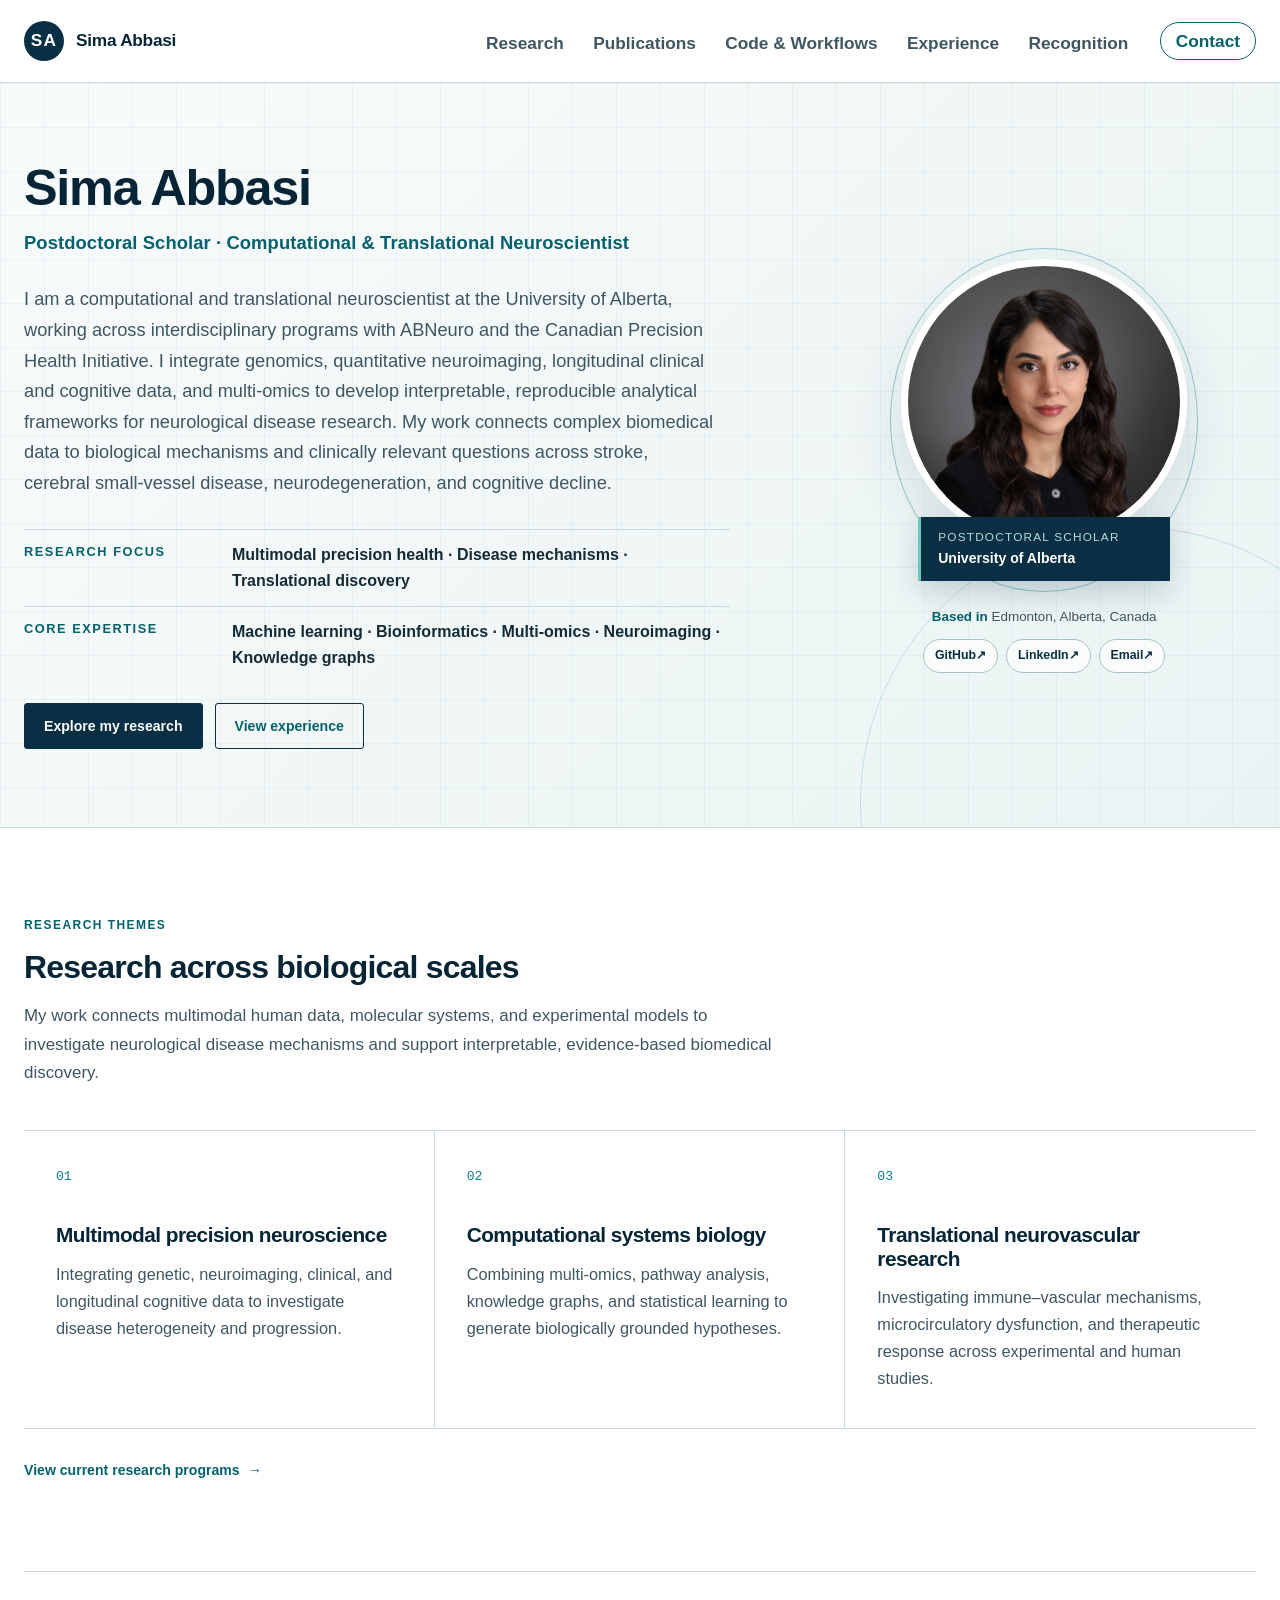
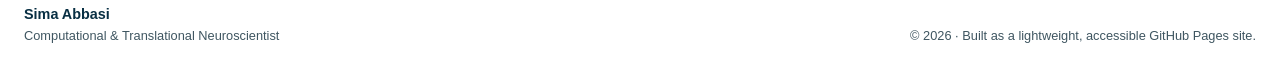
<file: index.html>
<!doctype html>
<html lang="en">
<head>
  <meta charset="utf-8">
  <meta name="viewport" content="width=device-width, initial-scale=1">
  <title>Sima Abbasi | Computational &amp; Translational Neuroscientist</title>
  <meta name="description" content="Sima Abbasi is a computational and translational neuroscientist integrating multimodal biomedical data, experimental models, and reproducible computational methods.">
  <meta name="author" content="Sima Abbasi">
  <meta name="theme-color" content="#0b4f6c">
  <meta property="og:type" content="website">
  <meta property="og:title" content="Sima Abbasi | Computational &amp; Translational Neuroscientist">
  <meta property="og:description" content="Computational and translational neuroscience integrating multimodal biomedical data.">
  <meta property="og:url" content="https://sabbasii.github.io/">
  <meta property="og:image" content="https://sabbasii.github.io/images/sima-abbasi-habashi.jpg">
  <meta property="og:image:alt" content="Portrait of Sima Abbasi">
  <meta name="twitter:card" content="summary_large_image">
  <link rel="canonical" href="https://sabbasii.github.io/">
  <link rel="icon" href="favicon.svg" type="image/svg+xml">
  <link rel="stylesheet" href="style.css?v=20260801-12">
  <script type="application/ld+json">
    {
      "@context": "https://schema.org",
      "@type": "Person",
      "name": "Sima Abbasi",
      "url": "https://sabbasii.github.io/",
      "image": "https://sabbasii.github.io/images/sima-abbasi-habashi.jpg",
      "jobTitle": "Postdoctoral Scholar",
      "affiliation": {
        "@type": "Organization",
        "name": "University of Alberta"
      },
      "alumniOf": [
        {
          "@type": "CollegeOrUniversity",
          "name": "University of Alberta"
        },
        {
          "@type": "CollegeOrUniversity",
          "name": "University of Tehran"
        }
      ],
      "sameAs": [
        "https://github.com/sabbasii",
        "https://www.linkedin.com/in/simaabbasi"
      ],
      "knowsAbout": [
        "Translational neuroscience",
        "Multimodal biomedical data integration",
        "Bioinformatics",
        "Multi-omics",
        "Biomedical knowledge graphs",
        "Machine learning",
        "Neurovascular biology"
      ]
    }
  </script>
</head>
<body>
  <a class="skip-link" href="#main-content">Skip to content</a>

  <header class="site-header">
    <div class="nav-shell">
      <a class="wordmark" href="index.html" aria-label="Sima Abbasi, home" aria-current="page">
        <span class="wordmark-mark" aria-hidden="true">SA</span>
        <span>Sima Abbasi</span>
      </a>
      <nav class="site-nav" aria-label="Primary navigation">
        <a href="research.html">Research</a>
        <a href="publications.html">Publications</a>
        <a href="software.html">Code &amp; Workflows</a>
        <a href="experience.html">Experience</a>
        <a href="recognition.html">Recognition</a>
        <a class="nav-contact" href="contact.html">Contact</a>
      </nav>
    </div>
  </header>

  <main id="main-content">
    <section class="hero">
      <div class="hero-shell">
        <div class="hero-copy">
          <h1>Sima Abbasi</h1>
          <p class="hero-role">Postdoctoral Scholar · Computational &amp; Translational Neuroscientist</p>
          <p class="hero-lede">
            I am a computational and translational neuroscientist at the University of Alberta,
            working across interdisciplinary programs with ABNeuro and the Canadian Precision
            Health Initiative. I integrate genomics, quantitative neuroimaging, longitudinal clinical
            and cognitive data, and multi-omics to develop interpretable, reproducible analytical
            frameworks for neurological disease research. My work connects complex biomedical data
            to biological mechanisms and clinically relevant questions across stroke, cerebral
            small-vessel disease, neurodegeneration, and cognitive decline.
          </p>
          <dl class="hero-methods">
            <div>
              <dt>Research focus</dt>
              <dd>Multimodal precision health · Disease mechanisms · Translational discovery</dd>
            </div>
            <div>
              <dt>Core expertise</dt>
              <dd>Machine learning · Bioinformatics · Multi-omics · Neuroimaging · Knowledge graphs</dd>
            </div>
          </dl>
          <div class="hero-actions" aria-label="Key links">
            <a class="button button-primary" href="research.html">Explore my research</a>
            <a class="button" href="experience.html">View experience</a>
          </div>
        </div>
        <div class="portrait-wrap">
          <div class="portrait-frame">
            <div class="portrait-accent" aria-hidden="true"></div>
            <img
              class="portrait"
              src="images/sima-abbasi-habashi.jpg"
              alt="Sima Abbasi"
              width="1120"
              height="1400"
              fetchpriority="high">
            <div class="portrait-caption">
              <span>Postdoctoral Scholar</span>
              <strong>University of Alberta</strong>
            </div>
          </div>
          <ul class="profile-links portrait-links" aria-label="Location and professional profiles">
            <li><span>Based in</span> Edmonton, Alberta, Canada</li>
            <li class="portrait-socials">
              <a href="https://github.com/sabbasii" target="_blank" rel="noopener noreferrer">GitHub <span aria-hidden="true">↗</span></a>
              <a href="https://www.linkedin.com/in/simaabbasi" target="_blank" rel="noopener noreferrer">LinkedIn <span aria-hidden="true">↗</span></a>
              <a href="https://mail.google.com/mail/?view=cm&amp;fs=1&amp;to=siimaabbasii@gmail.com" target="_blank" rel="noopener noreferrer">Email <span aria-hidden="true">↗</span></a>
            </li>
          </ul>
        </div>
      </div>
    </section>

    <section class="section section-intro" aria-labelledby="focus-title">
      <div class="section-shell">
        <div class="section-heading">
          <p class="eyebrow">Research themes</p>
          <h2 id="focus-title">Research across biological scales</h2>
          <p>
            My work connects multimodal human data, molecular systems, and experimental models
            to investigate neurological disease mechanisms and support interpretable,
            evidence-based biomedical discovery.
          </p>
        </div>
        <div class="focus-grid">
          <article class="focus-card">
            <span class="card-number" aria-hidden="true">01</span>
            <h3>Multimodal precision neuroscience</h3>
            <p>Integrating genetic, neuroimaging, clinical, and longitudinal cognitive data to investigate disease heterogeneity and progression.</p>
          </article>
          <article class="focus-card">
            <span class="card-number" aria-hidden="true">02</span>
            <h3>Computational systems biology</h3>
            <p>Combining multi-omics, pathway analysis, knowledge graphs, and statistical learning to generate biologically grounded hypotheses.</p>
          </article>
          <article class="focus-card">
            <span class="card-number" aria-hidden="true">03</span>
            <h3>Translational neurovascular research</h3>
            <p>Investigating immune–vascular mechanisms, microcirculatory dysfunction, and therapeutic response across experimental and human studies.</p>
          </article>
        </div>
        <a class="section-cta" href="research.html">View current research programs <span aria-hidden="true">→</span></a>
      </div>
    </section>
  </main>

  <footer class="site-footer">
    <div>
      <p><strong>Sima Abbasi</strong></p>
      <p>Computational &amp; Translational Neuroscientist</p>
    </div>
    <p>© 2026 · Built as a lightweight, accessible GitHub Pages site.</p>
  </footer>
</body>
</html>
</file>
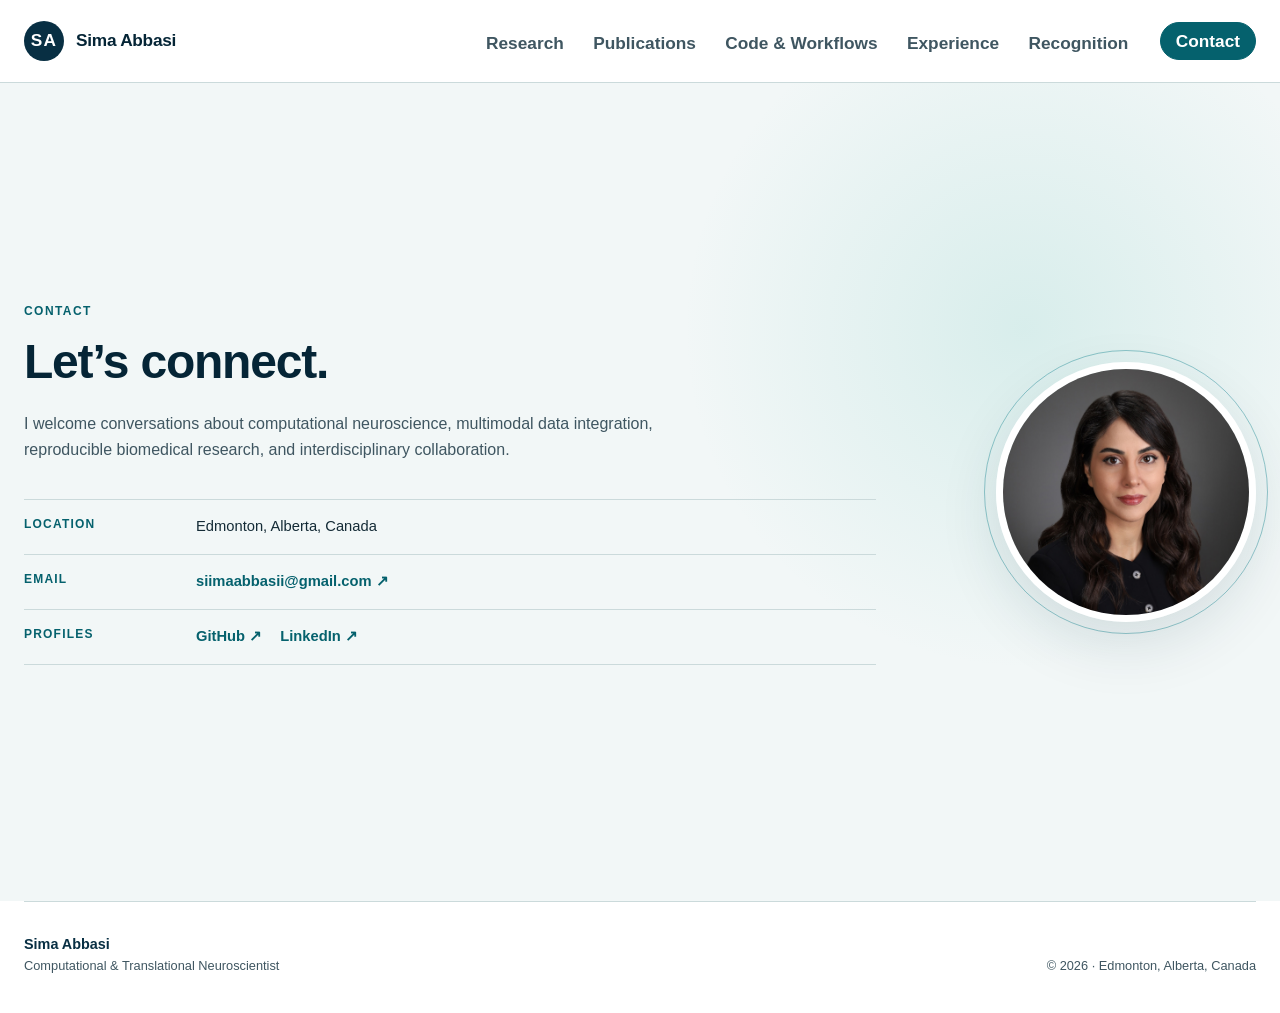
<file: contact.html>
<!doctype html>
<html lang="en">
<head>
  <meta charset="utf-8">
  <meta name="viewport" content="width=device-width, initial-scale=1">
  <title>Contact | Sima Abbasi</title>
  <meta name="description" content="Contact Sima Abbasi about computational neuroscience, multimodal biomedical research, and scientific collaboration.">
  <meta name="author" content="Sima Abbasi">
  <meta name="theme-color" content="#0b4f6c">
  <meta property="og:type" content="website">
  <meta property="og:title" content="Contact | Sima Abbasi">
  <meta property="og:description" content="Contact and professional profiles for Sima Abbasi.">
  <meta property="og:url" content="https://sabbasii.github.io/contact.html">
  <meta property="og:image" content="https://sabbasii.github.io/images/sima-abbasi-habashi.jpg">
  <link rel="canonical" href="https://sabbasii.github.io/contact.html">
  <link rel="icon" href="favicon.svg" type="image/svg+xml">
  <link rel="stylesheet" href="style.css?v=20260801-12">
</head>
<body class="inner-page">
  <a class="skip-link" href="#main-content">Skip to content</a>
  <header class="site-header">
    <div class="nav-shell">
      <a class="wordmark" href="index.html" aria-label="Sima Abbasi, home">
        <span class="wordmark-mark" aria-hidden="true">SA</span>
        <span>Sima Abbasi</span>
      </a>
      <nav class="site-nav" aria-label="Primary navigation">
        <a href="research.html">Research</a>
        <a href="publications.html">Publications</a>
        <a href="software.html">Code &amp; Workflows</a>
        <a href="experience.html">Experience</a>
        <a href="recognition.html">Recognition</a>
        <a class="nav-contact" href="contact.html" aria-current="page">Contact</a>
      </nav>
    </div>
  </header>

  <main id="main-content">
    <section class="contact-page">
      <div class="contact-page-shell">
        <div>
          <p class="eyebrow">Contact</p>
          <h1>Let’s connect.</h1>
          <p class="contact-page-lede">
            I welcome conversations about computational neuroscience, multimodal data integration,
            reproducible biomedical research, and interdisciplinary collaboration.
          </p>
          <dl class="contact-details">
            <div>
              <dt>Location</dt>
              <dd>Edmonton, Alberta, Canada</dd>
            </div>
            <div>
              <dt>Email</dt>
              <dd><a href="https://mail.google.com/mail/?view=cm&amp;fs=1&amp;to=siimaabbasii@gmail.com" target="_blank" rel="noopener noreferrer">siimaabbasii@gmail.com ↗</a></dd>
            </div>
            <div>
              <dt>Profiles</dt>
              <dd>
                <a href="https://github.com/sabbasii" target="_blank" rel="noopener noreferrer">GitHub ↗</a>
                <a href="https://www.linkedin.com/in/simaabbasi" target="_blank" rel="noopener noreferrer">LinkedIn ↗</a>
              </dd>
            </div>
          </dl>
        </div>
        <div class="contact-portrait-frame">
          <img src="images/sima-abbasi-habashi.jpg" alt="Sima Abbasi" width="1120" height="1400">
        </div>
      </div>
    </section>
  </main>

  <footer class="site-footer">
    <div>
      <p><strong>Sima Abbasi</strong></p>
      <p>Computational &amp; Translational Neuroscientist</p>
    </div>
    <p>© 2026 · Edmonton, Alberta, Canada</p>
  </footer>
</body>
</html>
</file>
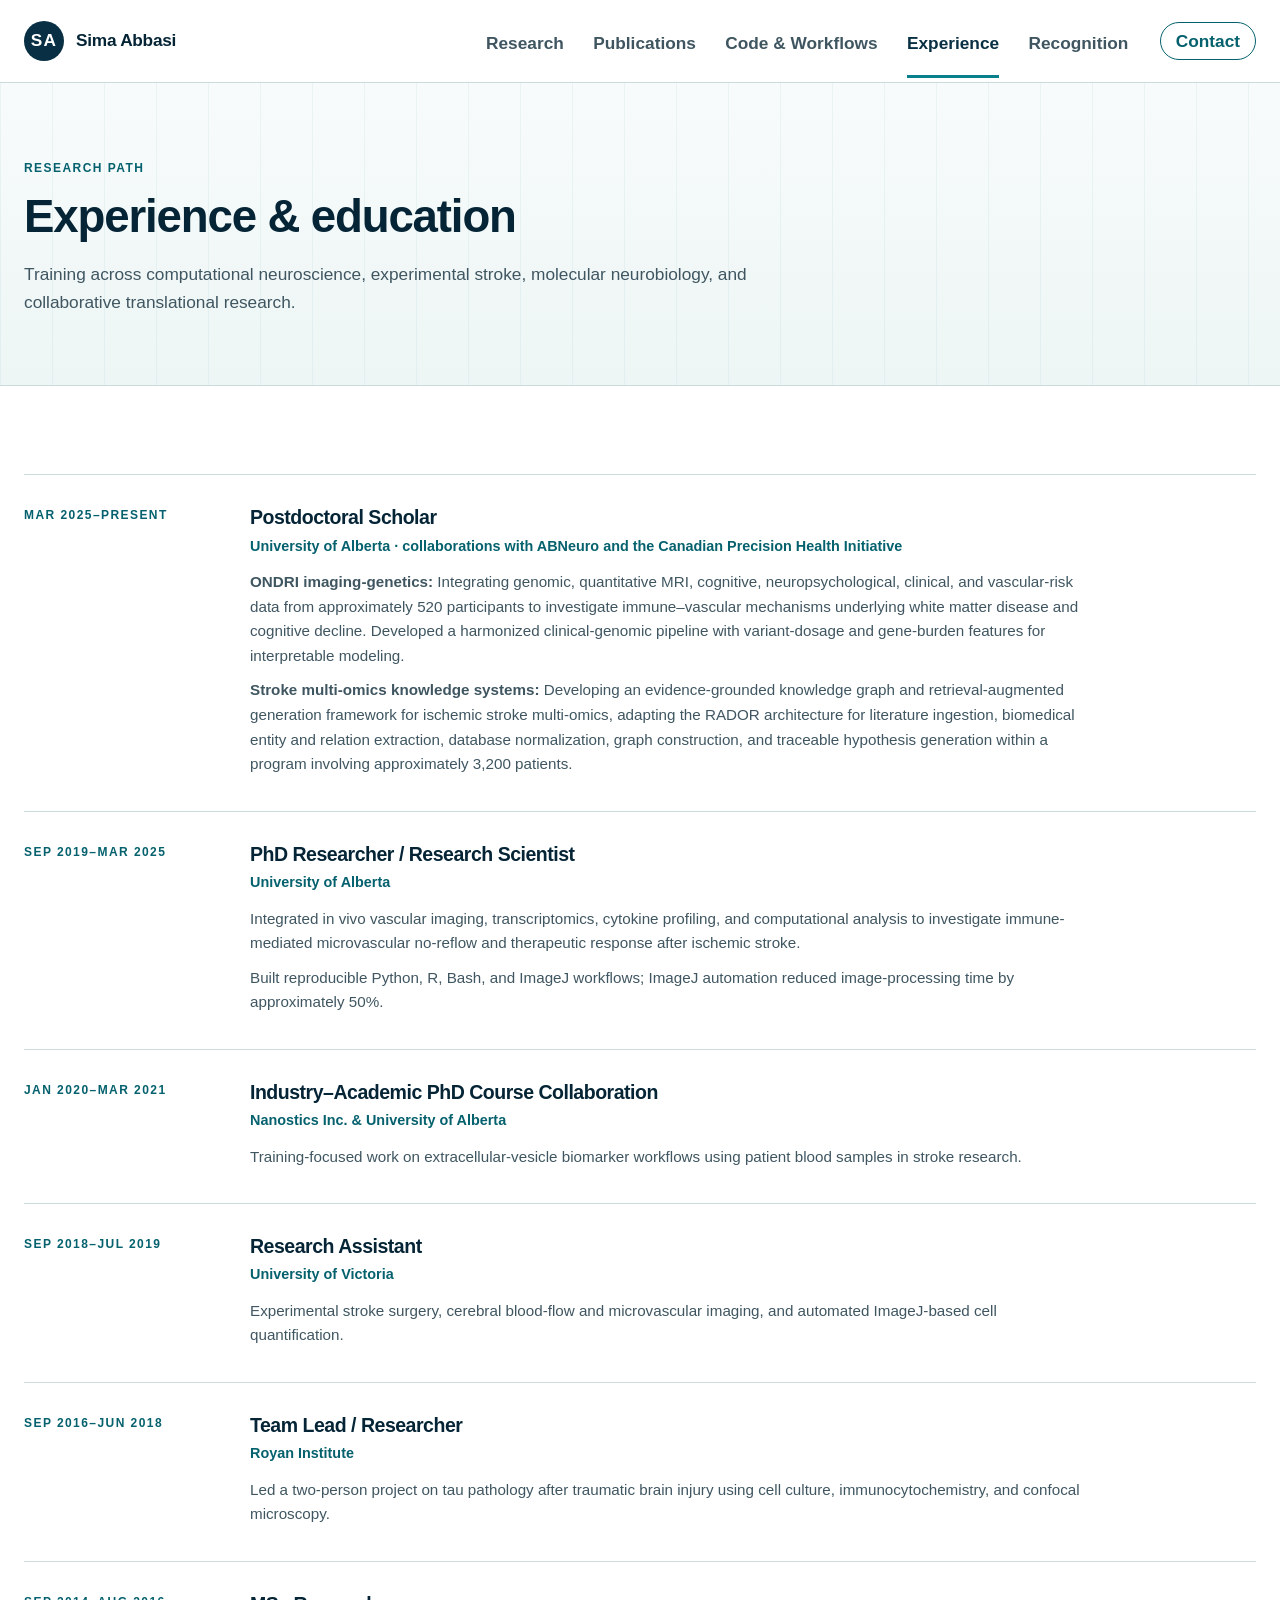
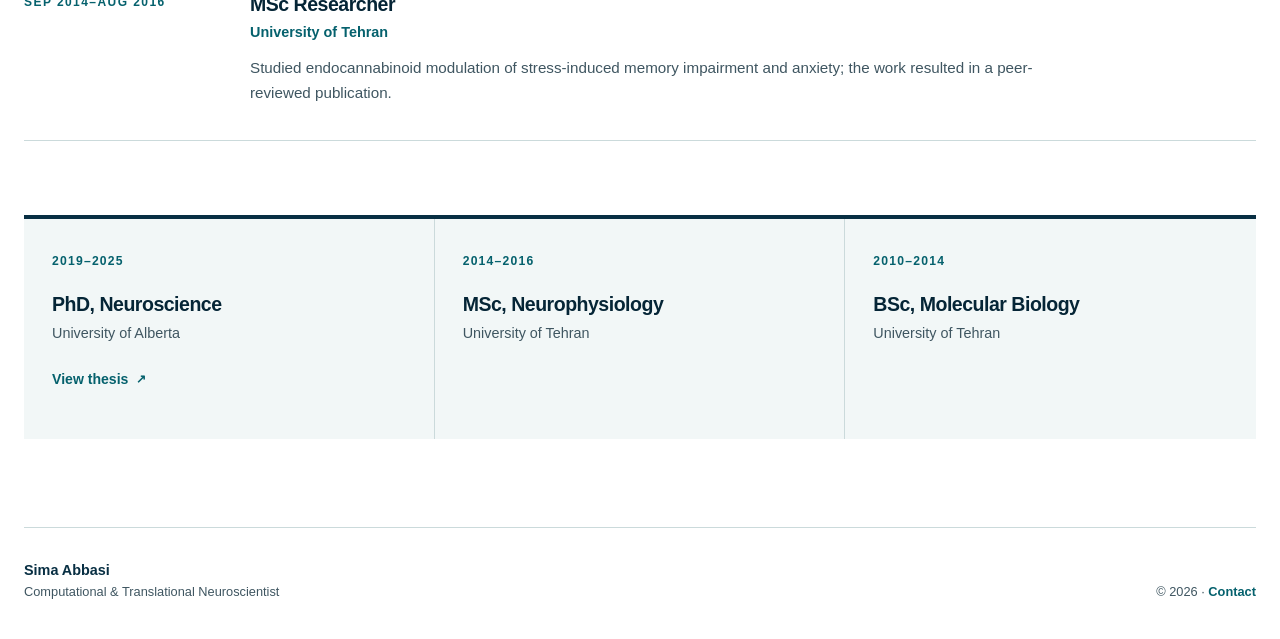
<file: experience.html>
<!doctype html>
<html lang="en">
<head>
  <meta charset="utf-8">
  <meta name="viewport" content="width=device-width, initial-scale=1">
  <title>Experience | Sima Abbasi</title>
  <meta name="description" content="Research experience and education of computational and translational neuroscientist Sima Abbasi.">
  <meta name="author" content="Sima Abbasi">
  <meta name="theme-color" content="#0b4f6c">
  <meta property="og:type" content="website">
  <meta property="og:title" content="Experience | Sima Abbasi">
  <meta property="og:description" content="Research experience across computational neuroscience, experimental stroke, and molecular neurobiology.">
  <meta property="og:url" content="https://sabbasii.github.io/experience.html">
  <meta property="og:image" content="https://sabbasii.github.io/images/sima-abbasi-habashi.jpg">
  <link rel="canonical" href="https://sabbasii.github.io/experience.html">
  <link rel="icon" href="favicon.svg" type="image/svg+xml">
  <link rel="stylesheet" href="style.css?v=20260801-12">
</head>
<body class="inner-page">
  <a class="skip-link" href="#main-content">Skip to content</a>
  <header class="site-header">
    <div class="nav-shell">
      <a class="wordmark" href="index.html" aria-label="Sima Abbasi, home">
        <span class="wordmark-mark" aria-hidden="true">SA</span>
        <span>Sima Abbasi</span>
      </a>
      <nav class="site-nav" aria-label="Primary navigation">
        <a href="research.html">Research</a>
        <a href="publications.html">Publications</a>
        <a href="software.html">Code &amp; Workflows</a>
        <a href="experience.html" aria-current="page">Experience</a>
        <a href="recognition.html">Recognition</a>
        <a class="nav-contact" href="contact.html">Contact</a>
      </nav>
    </div>
  </header>

  <main id="main-content">
    <section class="page-hero">
      <div class="section-shell">
        <p class="eyebrow">Research path</p>
        <h1>Experience &amp; education</h1>
        <p>Training across computational neuroscience, experimental stroke, molecular neurobiology, and collaborative translational research.</p>
      </div>
    </section>

    <section class="section page-content" aria-labelledby="experience-title">
      <div class="section-shell">
        <h2 class="visually-hidden" id="experience-title">Professional experience</h2>
        <div class="timeline">
          <article class="timeline-item">
            <p class="timeline-date">Mar 2025–Present</p>
            <div>
              <h3>Postdoctoral Scholar</h3>
              <p class="timeline-place">University of Alberta · collaborations with ABNeuro and the Canadian Precision Health Initiative</p>
              <p><strong>ONDRI imaging-genetics:</strong> Integrating genomic, quantitative MRI, cognitive, neuropsychological, clinical, and vascular-risk data from approximately 520 participants to investigate immune–vascular mechanisms underlying white matter disease and cognitive decline. Developed a harmonized clinical-genomic pipeline with variant-dosage and gene-burden features for interpretable modeling.</p>
              <p class="timeline-detail"><strong>Stroke multi-omics knowledge systems:</strong> Developing an evidence-grounded knowledge graph and retrieval-augmented generation framework for ischemic stroke multi-omics, adapting the RADOR architecture for literature ingestion, biomedical entity and relation extraction, database normalization, graph construction, and traceable hypothesis generation within a program involving approximately 3,200 patients.</p>
            </div>
          </article>
          <article class="timeline-item">
            <p class="timeline-date">Sep 2019–Mar 2025</p>
            <div>
              <h3>PhD Researcher / Research Scientist</h3>
              <p class="timeline-place">University of Alberta</p>
              <p>Integrated in vivo vascular imaging, transcriptomics, cytokine profiling, and computational analysis to investigate immune-mediated microvascular no-reflow and therapeutic response after ischemic stroke.</p>
              <p class="timeline-detail">Built reproducible Python, R, Bash, and ImageJ workflows; ImageJ automation reduced image-processing time by approximately 50%.</p>
            </div>
          </article>
          <article class="timeline-item">
            <p class="timeline-date">Jan 2020–Mar 2021</p>
            <div>
              <h3>Industry–Academic PhD Course Collaboration</h3>
              <p class="timeline-place">Nanostics Inc. &amp; University of Alberta</p>
              <p>Training-focused work on extracellular-vesicle biomarker workflows using patient blood samples in stroke research.</p>
            </div>
          </article>
          <article class="timeline-item">
            <p class="timeline-date">Sep 2018–Jul 2019</p>
            <div>
              <h3>Research Assistant</h3>
              <p class="timeline-place">University of Victoria</p>
              <p>Experimental stroke surgery, cerebral blood-flow and microvascular imaging, and automated ImageJ-based cell quantification.</p>
            </div>
          </article>
          <article class="timeline-item">
            <p class="timeline-date">Sep 2016–Jun 2018</p>
            <div>
              <h3>Team Lead / Researcher</h3>
              <p class="timeline-place">Royan Institute</p>
              <p>Led a two-person project on tau pathology after traumatic brain injury using cell culture, immunocytochemistry, and confocal microscopy.</p>
            </div>
          </article>
          <article class="timeline-item">
            <p class="timeline-date">Sep 2014–Aug 2016</p>
            <div>
              <h3>MSc Researcher</h3>
              <p class="timeline-place">University of Tehran</p>
              <p>Studied endocannabinoid modulation of stress-induced memory impairment and anxiety; the work resulted in a peer-reviewed publication.</p>
            </div>
          </article>
        </div>

        <div class="education-grid">
          <article>
            <span>2019–2025</span>
            <h3>PhD, Neuroscience</h3>
            <p>University of Alberta</p>
            <a class="text-link" href="https://doi.org/10.7939/81827">View thesis <span aria-hidden="true">↗</span></a>
          </article>
          <article>
            <span>2014–2016</span>
            <h3>MSc, Neurophysiology</h3>
            <p>University of Tehran</p>
          </article>
          <article>
            <span>2010–2014</span>
            <h3>BSc, Molecular Biology</h3>
            <p>University of Tehran</p>
          </article>
        </div>
      </div>
    </section>
  </main>

  <footer class="site-footer">
    <div>
      <p><strong>Sima Abbasi</strong></p>
      <p>Computational &amp; Translational Neuroscientist</p>
    </div>
    <p>© 2026 · <a href="contact.html">Contact</a></p>
  </footer>
</body>
</html>
</file>
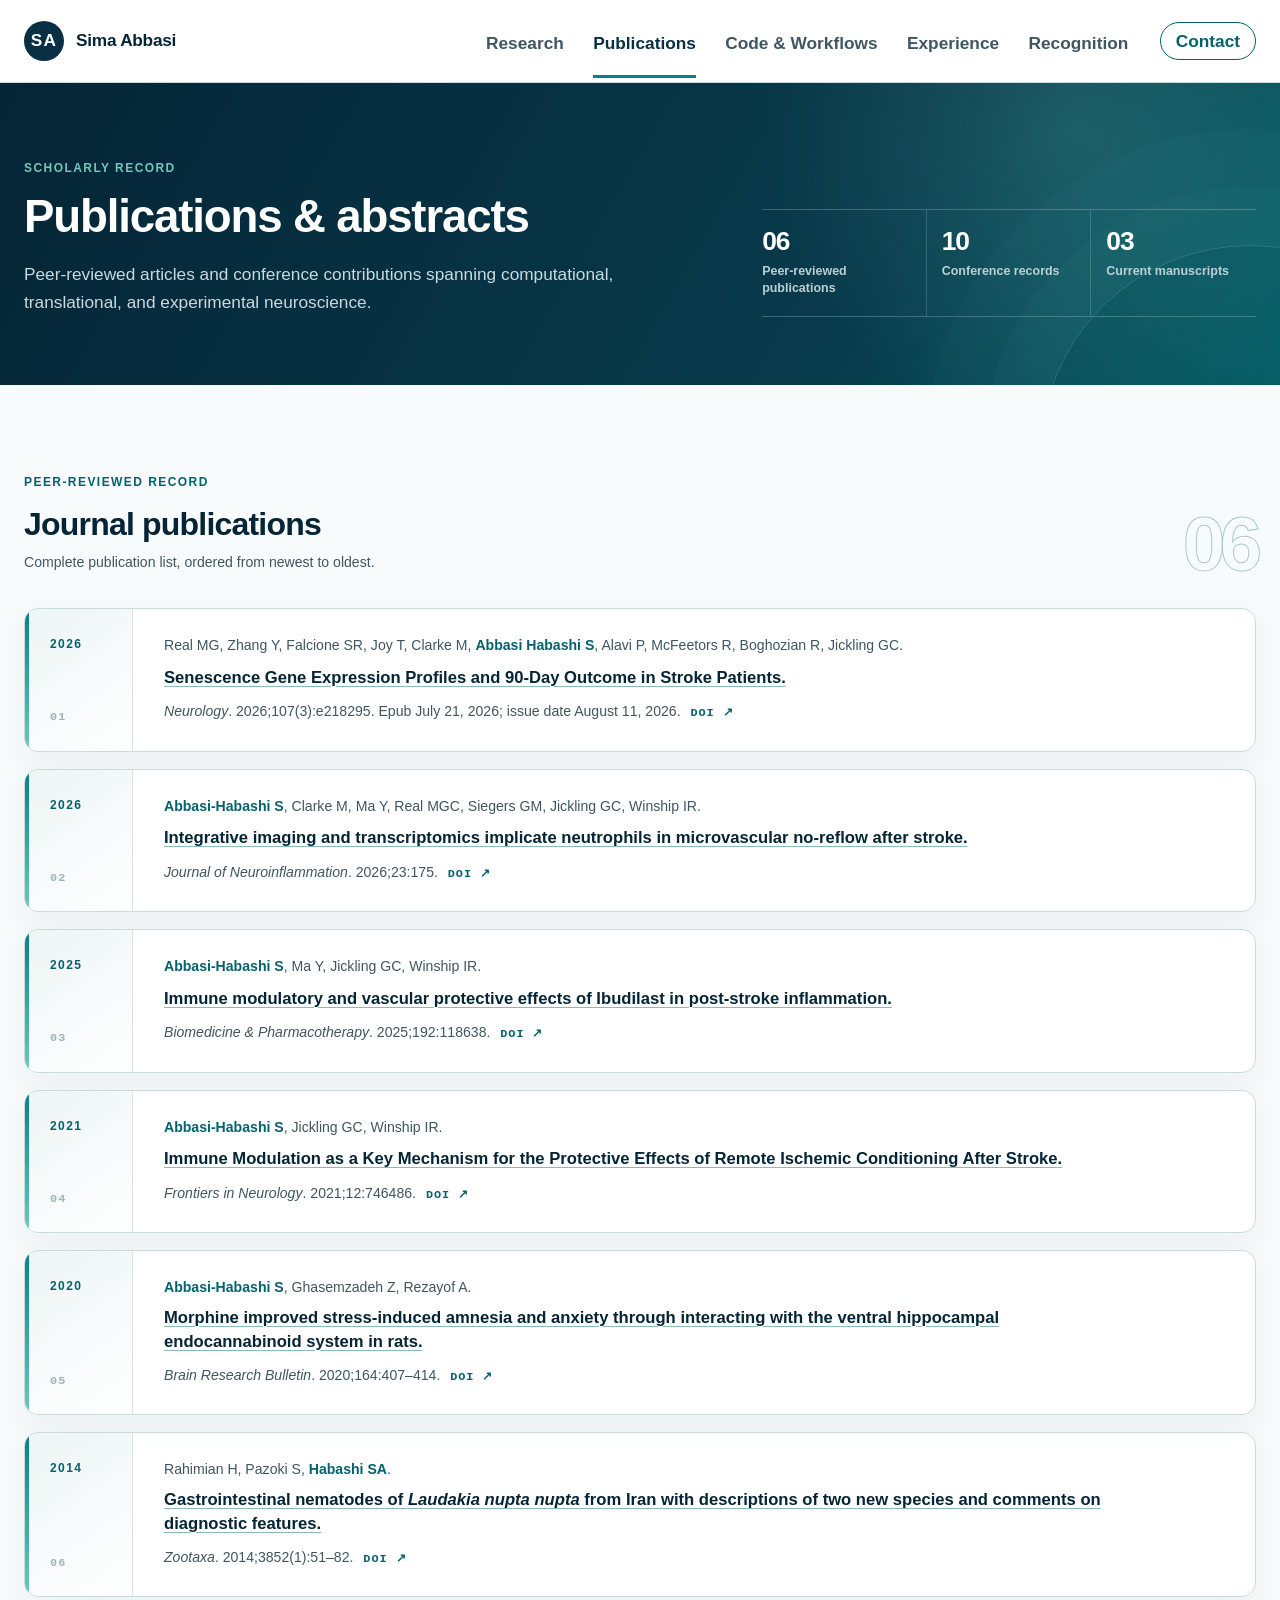
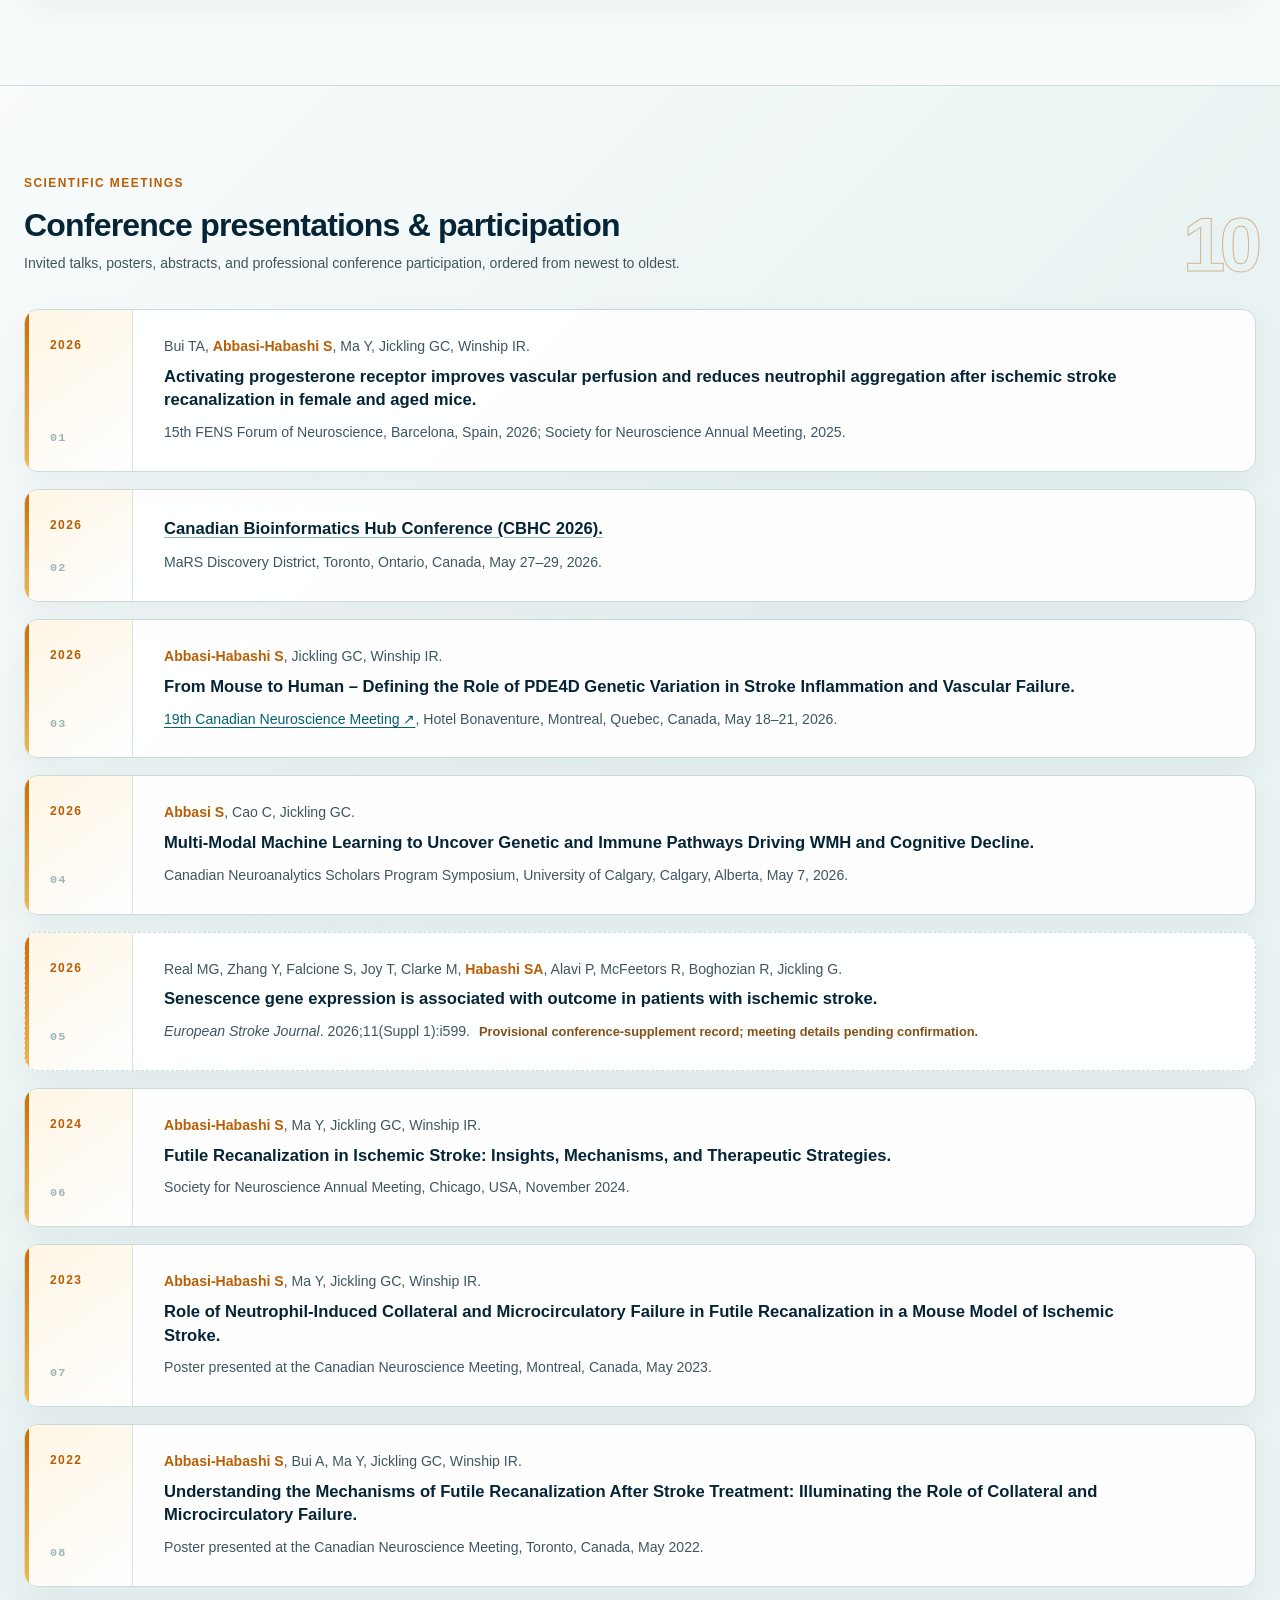
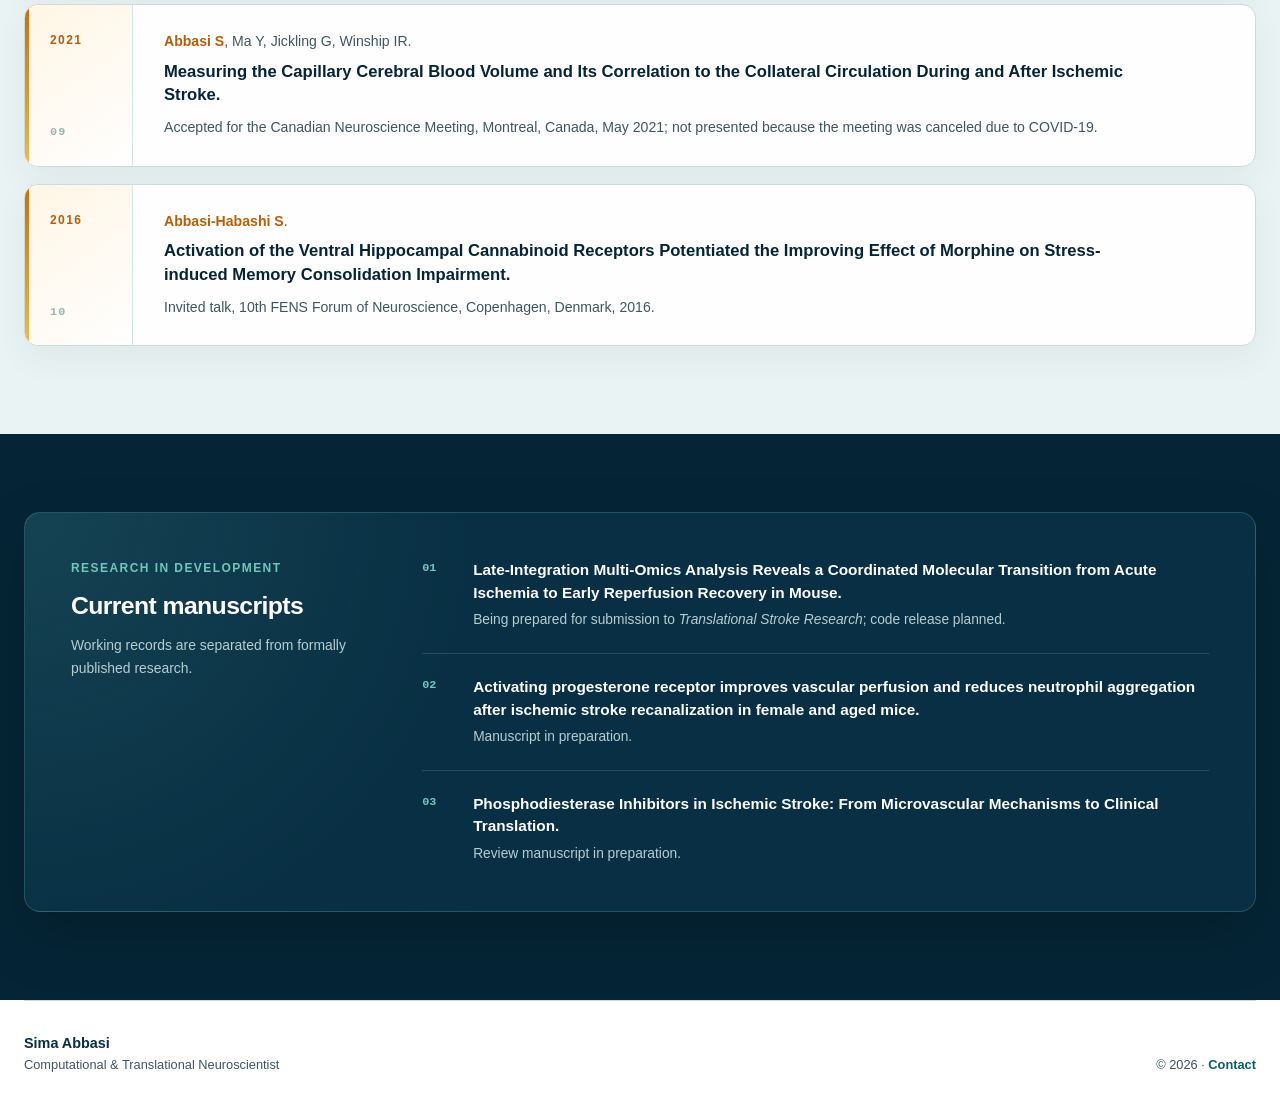
<file: publications.html>
<!doctype html>
<html lang="en">
<head>
  <meta charset="utf-8">
  <meta name="viewport" content="width=device-width, initial-scale=1">
  <title>Publications | Sima Abbasi</title>
  <meta name="description" content="Peer-reviewed publications, conference abstracts, posters, and current manuscripts by Sima Abbasi.">
  <meta name="author" content="Sima Abbasi">
  <meta name="theme-color" content="#0b4f6c">
  <meta property="og:type" content="website">
  <meta property="og:title" content="Publications | Sima Abbasi">
  <meta property="og:description" content="Peer-reviewed research, conference contributions, and current manuscripts in translational neuroscience.">
  <meta property="og:url" content="https://sabbasii.github.io/publications.html">
  <meta property="og:image" content="https://sabbasii.github.io/images/sima-abbasi-habashi.jpg">
  <link rel="canonical" href="https://sabbasii.github.io/publications.html">
  <link rel="icon" href="favicon.svg" type="image/svg+xml">
  <link rel="stylesheet" href="style.css?v=20260801-12">
</head>
<body class="inner-page publications-page">
  <a class="skip-link" href="#main-content">Skip to content</a>
  <header class="site-header">
    <div class="nav-shell">
      <a class="wordmark" href="index.html" aria-label="Sima Abbasi, home">
        <span class="wordmark-mark" aria-hidden="true">SA</span>
        <span>Sima Abbasi</span>
      </a>
      <nav class="site-nav" aria-label="Primary navigation">
        <a href="research.html">Research</a>
        <a href="publications.html" aria-current="page">Publications</a>
        <a href="software.html">Code &amp; Workflows</a>
        <a href="experience.html">Experience</a>
        <a href="recognition.html">Recognition</a>
        <a class="nav-contact" href="contact.html">Contact</a>
      </nav>
    </div>
  </header>

  <main id="main-content">
    <section class="page-hero output-hero">
      <div class="section-shell output-hero-shell">
        <div>
          <p class="eyebrow">Scholarly record</p>
          <h1>Publications &amp; abstracts</h1>
          <p>Peer-reviewed articles and conference contributions spanning computational, translational, and experimental neuroscience.</p>
        </div>
        <dl class="output-summary" aria-label="Scholarly output summary">
          <div><dt>06</dt><dd>Peer-reviewed publications</dd></div>
          <div><dt>10</dt><dd>Conference records</dd></div>
          <div><dt>03</dt><dd>Current manuscripts</dd></div>
        </dl>
      </div>
    </section>

    <section class="section output-section" aria-labelledby="peer-reviewed-title">
      <div class="section-shell">
        <div class="output-section-heading">
          <div>
            <p class="eyebrow">Peer-reviewed record</p>
            <h2 id="peer-reviewed-title">Journal publications</h2>
            <p>Complete publication list, ordered from newest to oldest.</p>
          </div>
          <span class="output-count" aria-hidden="true">06</span>
        </div>
        <ol class="output-list publication-list">
          <li class="output-card">
            <div class="output-marker"><span class="pub-year">2026</span><span class="output-number">01</span></div>
            <div class="output-copy">
              <p class="output-authors">Real MG, Zhang Y, Falcione SR, Joy T, Clarke M, <strong>Abbasi Habashi S</strong>, Alavi P, McFeetors R, Boghozian R, Jickling GC.</p>
              <a class="publication-title" href="https://doi.org/10.1212/WNL.0000000000218295" target="_blank" rel="noopener noreferrer">Senescence Gene Expression Profiles and 90-Day Outcome in Stroke Patients.</a>
              <p class="citation"><em>Neurology</em>. 2026;107(3):e218295. Epub July 21, 2026; issue date August 11, 2026. <a class="doi-link" href="https://doi.org/10.1212/WNL.0000000000218295" target="_blank" rel="noopener noreferrer" aria-label="Open DOI for Senescence Gene Expression Profiles and 90-Day Outcome in Stroke Patients in a new tab">DOI ↗</a></p>
            </div>
          </li>
          <li class="output-card">
            <div class="output-marker"><span class="pub-year">2026</span><span class="output-number">02</span></div>
            <div class="output-copy">
              <p class="output-authors"><strong>Abbasi-Habashi S</strong>, Clarke M, Ma Y, Real MGC, Siegers GM, Jickling GC, Winship IR.</p>
              <a class="publication-title" href="https://doi.org/10.1186/s12974-026-03785-4" target="_blank" rel="noopener noreferrer">Integrative imaging and transcriptomics implicate neutrophils in microvascular no-reflow after stroke.</a>
              <p class="citation"><em>Journal of Neuroinflammation</em>. 2026;23:175. <a class="doi-link" href="https://doi.org/10.1186/s12974-026-03785-4" target="_blank" rel="noopener noreferrer" aria-label="Open DOI for Integrative imaging and transcriptomics implicate neutrophils in microvascular no-reflow after stroke in a new tab">DOI ↗</a></p>
            </div>
          </li>
          <li class="output-card">
            <div class="output-marker"><span class="pub-year">2025</span><span class="output-number">03</span></div>
            <div class="output-copy">
              <p class="output-authors"><strong>Abbasi-Habashi S</strong>, Ma Y, Jickling GC, Winship IR.</p>
              <a class="publication-title" href="https://doi.org/10.1016/j.biopha.2025.118638" target="_blank" rel="noopener noreferrer">Immune modulatory and vascular protective effects of Ibudilast in post-stroke inflammation.</a>
              <p class="citation"><em>Biomedicine &amp; Pharmacotherapy</em>. 2025;192:118638. <a class="doi-link" href="https://doi.org/10.1016/j.biopha.2025.118638" target="_blank" rel="noopener noreferrer" aria-label="Open DOI for the Ibudilast publication in a new tab">DOI ↗</a></p>
            </div>
          </li>
          <li class="output-card">
            <div class="output-marker"><span class="pub-year">2021</span><span class="output-number">04</span></div>
            <div class="output-copy">
              <p class="output-authors"><strong>Abbasi-Habashi S</strong>, Jickling GC, Winship IR.</p>
              <a class="publication-title" href="https://doi.org/10.3389/fneur.2021.746486" target="_blank" rel="noopener noreferrer">Immune Modulation as a Key Mechanism for the Protective Effects of Remote Ischemic Conditioning After Stroke.</a>
              <p class="citation"><em>Frontiers in Neurology</em>. 2021;12:746486. <a class="doi-link" href="https://doi.org/10.3389/fneur.2021.746486" target="_blank" rel="noopener noreferrer" aria-label="Open DOI for the remote ischemic conditioning publication in a new tab">DOI ↗</a></p>
            </div>
          </li>
          <li class="output-card">
            <div class="output-marker"><span class="pub-year">2020</span><span class="output-number">05</span></div>
            <div class="output-copy">
              <p class="output-authors"><strong>Abbasi-Habashi S</strong>, Ghasemzadeh Z, Rezayof A.</p>
              <a class="publication-title" href="https://doi.org/10.1016/j.brainresbull.2020.09.002" target="_blank" rel="noopener noreferrer">Morphine improved stress-induced amnesia and anxiety through interacting with the ventral hippocampal endocannabinoid system in rats.</a>
              <p class="citation"><em>Brain Research Bulletin</em>. 2020;164:407–414. <a class="doi-link" href="https://doi.org/10.1016/j.brainresbull.2020.09.002" target="_blank" rel="noopener noreferrer" aria-label="Open DOI for the morphine and stress-induced amnesia publication in a new tab">DOI ↗</a></p>
            </div>
          </li>
          <li class="output-card">
            <div class="output-marker"><span class="pub-year">2014</span><span class="output-number">06</span></div>
            <div class="output-copy">
              <p class="output-authors">Rahimian H, Pazoki S, <strong>Habashi SA</strong>.</p>
              <a class="publication-title" href="https://doi.org/10.11646/zootaxa.3852.1.2" target="_blank" rel="noopener noreferrer">Gastrointestinal nematodes of <em>Laudakia nupta nupta</em> from Iran with descriptions of two new species and comments on diagnostic features.</a>
              <p class="citation"><em>Zootaxa</em>. 2014;3852(1):51–82. <a class="doi-link" href="https://doi.org/10.11646/zootaxa.3852.1.2" target="_blank" rel="noopener noreferrer" aria-label="Open DOI for the Zootaxa publication in a new tab">DOI ↗</a></p>
            </div>
          </li>
        </ol>
      </div>
    </section>

    <section class="section output-section conference-section" aria-labelledby="conference-title">
      <div class="section-shell">
        <div class="output-section-heading">
          <div>
            <p class="eyebrow">Scientific meetings</p>
            <h2 id="conference-title">Conference presentations &amp; participation</h2>
            <p>Invited talks, posters, abstracts, and professional conference participation, ordered from newest to oldest.</p>
          </div>
          <span class="output-count" aria-hidden="true">10</span>
        </div>
        <ol class="output-list conference-list">
          <li class="output-card">
            <div class="output-marker"><span class="pub-year">2026</span><span class="output-number">01</span></div>
            <div class="output-copy">
              <p class="output-authors">Bui TA, <strong>Abbasi-Habashi S</strong>, Ma Y, Jickling GC, Winship IR.</p>
              <p class="publication-title">Activating progesterone receptor improves vascular perfusion and reduces neutrophil aggregation after ischemic stroke recanalization in female and aged mice.</p>
              <p class="citation">15th FENS Forum of Neuroscience, Barcelona, Spain, 2026; Society for Neuroscience Annual Meeting, 2025.</p>
            </div>
          </li>
          <li class="output-card conference-participation-card">
            <div class="output-marker"><span class="pub-year">2026</span><span class="output-number">02</span></div>
            <div class="output-copy">
              <a class="publication-title" href="https://bioinformatics.ca/hub/cbhc/" target="_blank" rel="noopener noreferrer">Canadian Bioinformatics Hub Conference (CBHC 2026).</a>
              <p class="citation">MaRS Discovery District, Toronto, Ontario, Canada, May 27–29, 2026.</p>
            </div>
          </li>
          <li class="output-card conference-participation-card">
            <div class="output-marker"><span class="pub-year">2026</span><span class="output-number">03</span></div>
            <div class="output-copy">
              <p class="output-authors"><strong>Abbasi-Habashi S</strong>, Jickling GC, Winship IR.</p>
              <p class="publication-title">From Mouse to Human – Defining the Role of PDE4D Genetic Variation in Stroke Inflammation and Vascular Failure.</p>
              <p class="citation"><a href="https://can-acn.org/meeting-2026/" target="_blank" rel="noopener noreferrer">19th Canadian Neuroscience Meeting ↗</a>, Hotel Bonaventure, Montreal, Quebec, Canada, May 18–21, 2026.</p>
            </div>
          </li>
          <li class="output-card">
            <div class="output-marker"><span class="pub-year">2026</span><span class="output-number">04</span></div>
            <div class="output-copy">
              <p class="output-authors"><strong>Abbasi S</strong>, Cao C, Jickling GC.</p>
              <p class="publication-title">Multi-Modal Machine Learning to Uncover Genetic and Immune Pathways Driving WMH and Cognitive Decline.</p>
              <p class="citation">Canadian Neuroanalytics Scholars Program Symposium, University of Calgary, Calgary, Alberta, May 7, 2026.</p>
            </div>
          </li>
          <li class="output-card output-card-provisional">
            <div class="output-marker"><span class="pub-year">2026</span><span class="output-number">05</span></div>
            <div class="output-copy">
              <p class="output-authors">Real MG, Zhang Y, Falcione S, Joy T, Clarke M, <strong>Habashi SA</strong>, Alavi P, McFeetors R, Boghozian R, Jickling G.</p>
              <p class="publication-title">Senescence gene expression is associated with outcome in patients with ischemic stroke.</p>
              <p class="citation"><em>European Stroke Journal</em>. 2026;11(Suppl 1):i599. <span class="status-note">Provisional conference-supplement record; meeting details pending confirmation.</span></p>
            </div>
          </li>
          <li class="output-card">
            <div class="output-marker"><span class="pub-year">2024</span><span class="output-number">06</span></div>
            <div class="output-copy">
              <p class="output-authors"><strong>Abbasi-Habashi S</strong>, Ma Y, Jickling GC, Winship IR.</p>
              <p class="publication-title">Futile Recanalization in Ischemic Stroke: Insights, Mechanisms, and Therapeutic Strategies.</p>
              <p class="citation">Society for Neuroscience Annual Meeting, Chicago, USA, November 2024.</p>
            </div>
          </li>
          <li class="output-card">
            <div class="output-marker"><span class="pub-year">2023</span><span class="output-number">07</span></div>
            <div class="output-copy">
              <p class="output-authors"><strong>Abbasi-Habashi S</strong>, Ma Y, Jickling GC, Winship IR.</p>
              <p class="publication-title">Role of Neutrophil-Induced Collateral and Microcirculatory Failure in Futile Recanalization in a Mouse Model of Ischemic Stroke.</p>
              <p class="citation">Poster presented at the Canadian Neuroscience Meeting, Montreal, Canada, May 2023.</p>
            </div>
          </li>
          <li class="output-card">
            <div class="output-marker"><span class="pub-year">2022</span><span class="output-number">08</span></div>
            <div class="output-copy">
              <p class="output-authors"><strong>Abbasi-Habashi S</strong>, Bui A, Ma Y, Jickling GC, Winship IR.</p>
              <p class="publication-title">Understanding the Mechanisms of Futile Recanalization After Stroke Treatment: Illuminating the Role of Collateral and Microcirculatory Failure.</p>
              <p class="citation">Poster presented at the Canadian Neuroscience Meeting, Toronto, Canada, May 2022.</p>
            </div>
          </li>
          <li class="output-card">
            <div class="output-marker"><span class="pub-year">2021</span><span class="output-number">09</span></div>
            <div class="output-copy">
              <p class="output-authors"><strong>Abbasi S</strong>, Ma Y, Jickling G, Winship IR.</p>
              <p class="publication-title">Measuring the Capillary Cerebral Blood Volume and Its Correlation to the Collateral Circulation During and After Ischemic Stroke.</p>
              <p class="citation">Accepted for the Canadian Neuroscience Meeting, Montreal, Canada, May 2021; not presented because the meeting was canceled due to COVID-19.</p>
            </div>
          </li>
          <li class="output-card">
            <div class="output-marker"><span class="pub-year">2016</span><span class="output-number">10</span></div>
            <div class="output-copy">
              <p class="output-authors"><strong>Abbasi-Habashi S</strong>.</p>
              <p class="publication-title">Activation of the Ventral Hippocampal Cannabinoid Receptors Potentiated the Improving Effect of Morphine on Stress-induced Memory Consolidation Impairment.</p>
              <p class="citation">Invited talk, 10th FENS Forum of Neuroscience, Copenhagen, Denmark, 2016.</p>
            </div>
          </li>
        </ol>
      </div>
    </section>

    <section class="section manuscript-section" aria-labelledby="manuscript-title">
      <div class="section-shell">
        <div class="work-in-progress">
          <div class="manuscript-heading">
            <p class="eyebrow">Research in development</p>
            <h2 id="manuscript-title">Current manuscripts</h2>
            <p>Working records are separated from formally published research.</p>
          </div>
          <ol class="manuscript-list">
            <li>
              <span>01</span>
              <div><strong>Late-Integration Multi-Omics Analysis Reveals a Coordinated Molecular Transition from Acute Ischemia to Early Reperfusion Recovery in Mouse.</strong><p>Being prepared for submission to <em>Translational Stroke Research</em>; code release planned.</p></div>
            </li>
            <li>
              <span>02</span>
              <div><strong>Activating progesterone receptor improves vascular perfusion and reduces neutrophil aggregation after ischemic stroke recanalization in female and aged mice.</strong><p>Manuscript in preparation.</p></div>
            </li>
            <li>
              <span>03</span>
              <div><strong>Phosphodiesterase Inhibitors in Ischemic Stroke: From Microvascular Mechanisms to Clinical Translation.</strong><p>Review manuscript in preparation.</p></div>
            </li>
          </ol>
        </div>
      </div>
    </section>
  </main>

  <footer class="site-footer">
    <div>
      <p><strong>Sima Abbasi</strong></p>
      <p>Computational &amp; Translational Neuroscientist</p>
    </div>
    <p>© 2026 · <a href="contact.html">Contact</a></p>
  </footer>
</body>
</html>
</file>
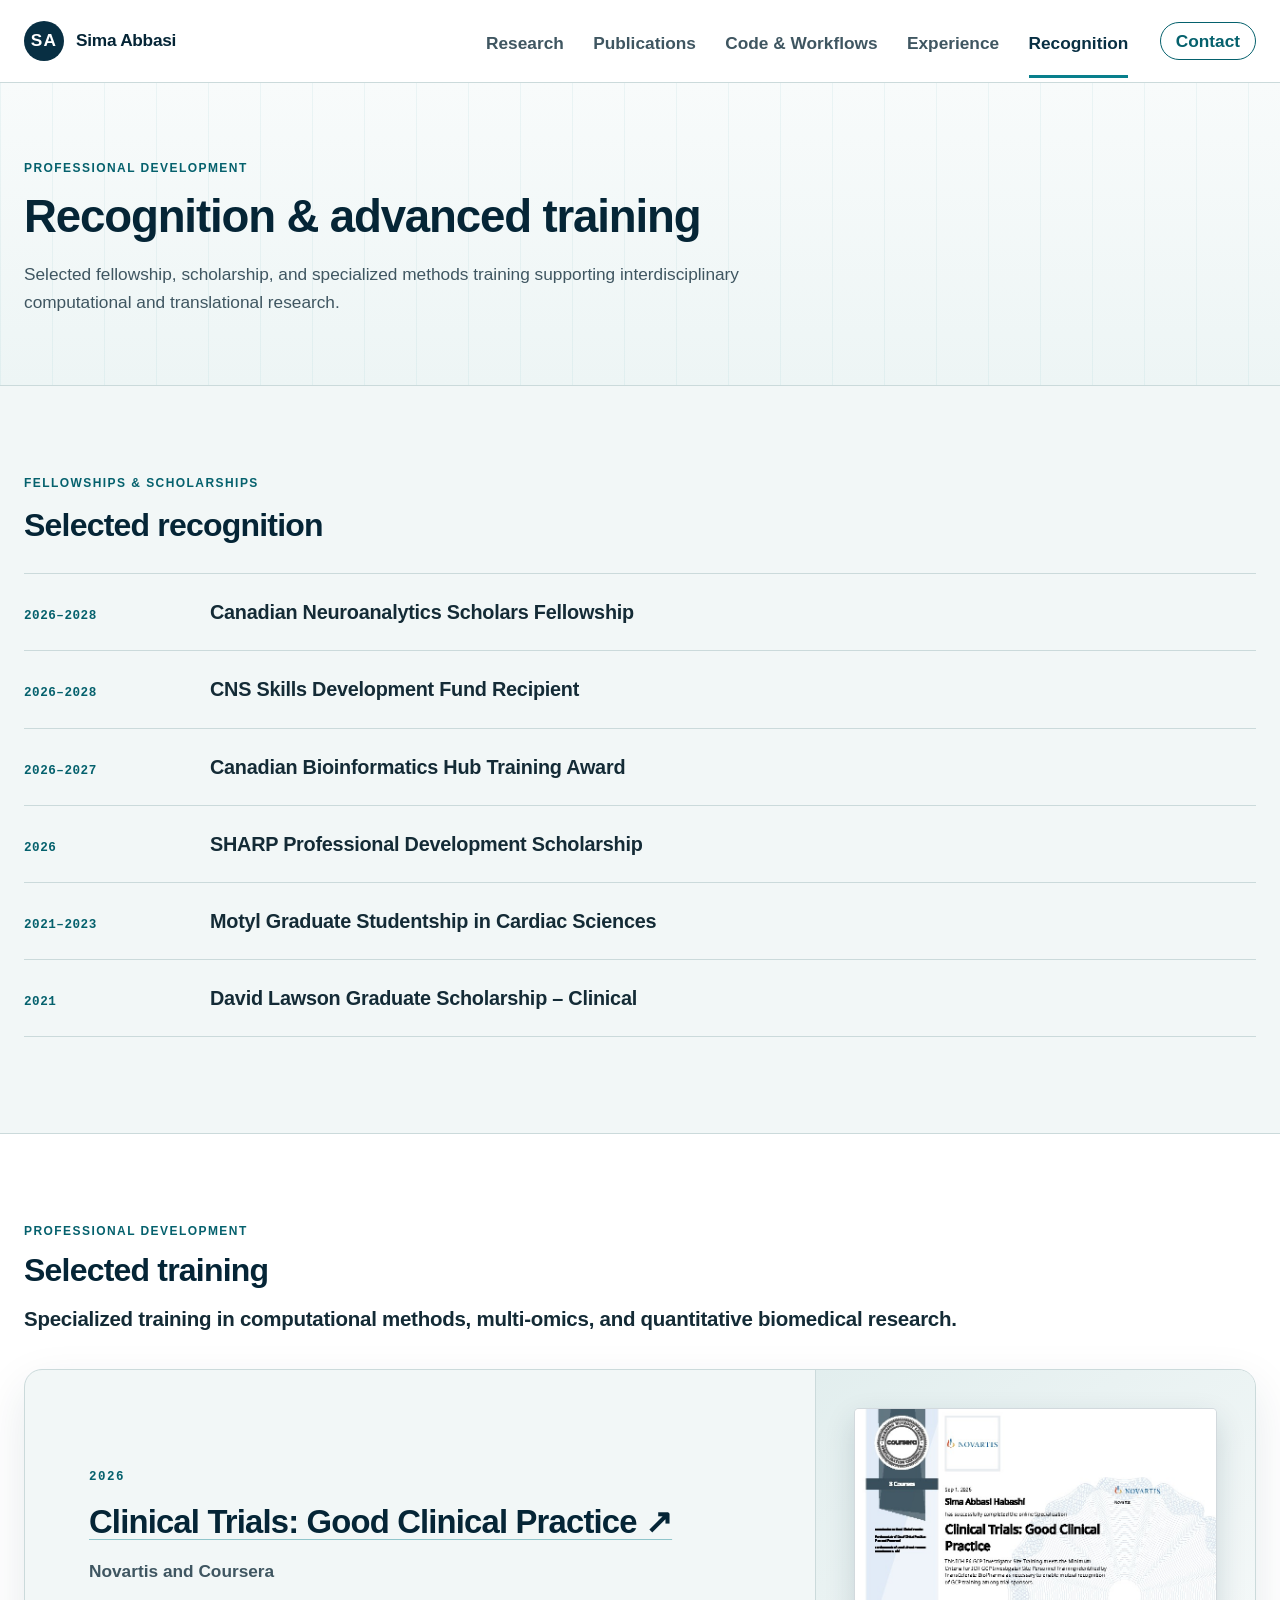
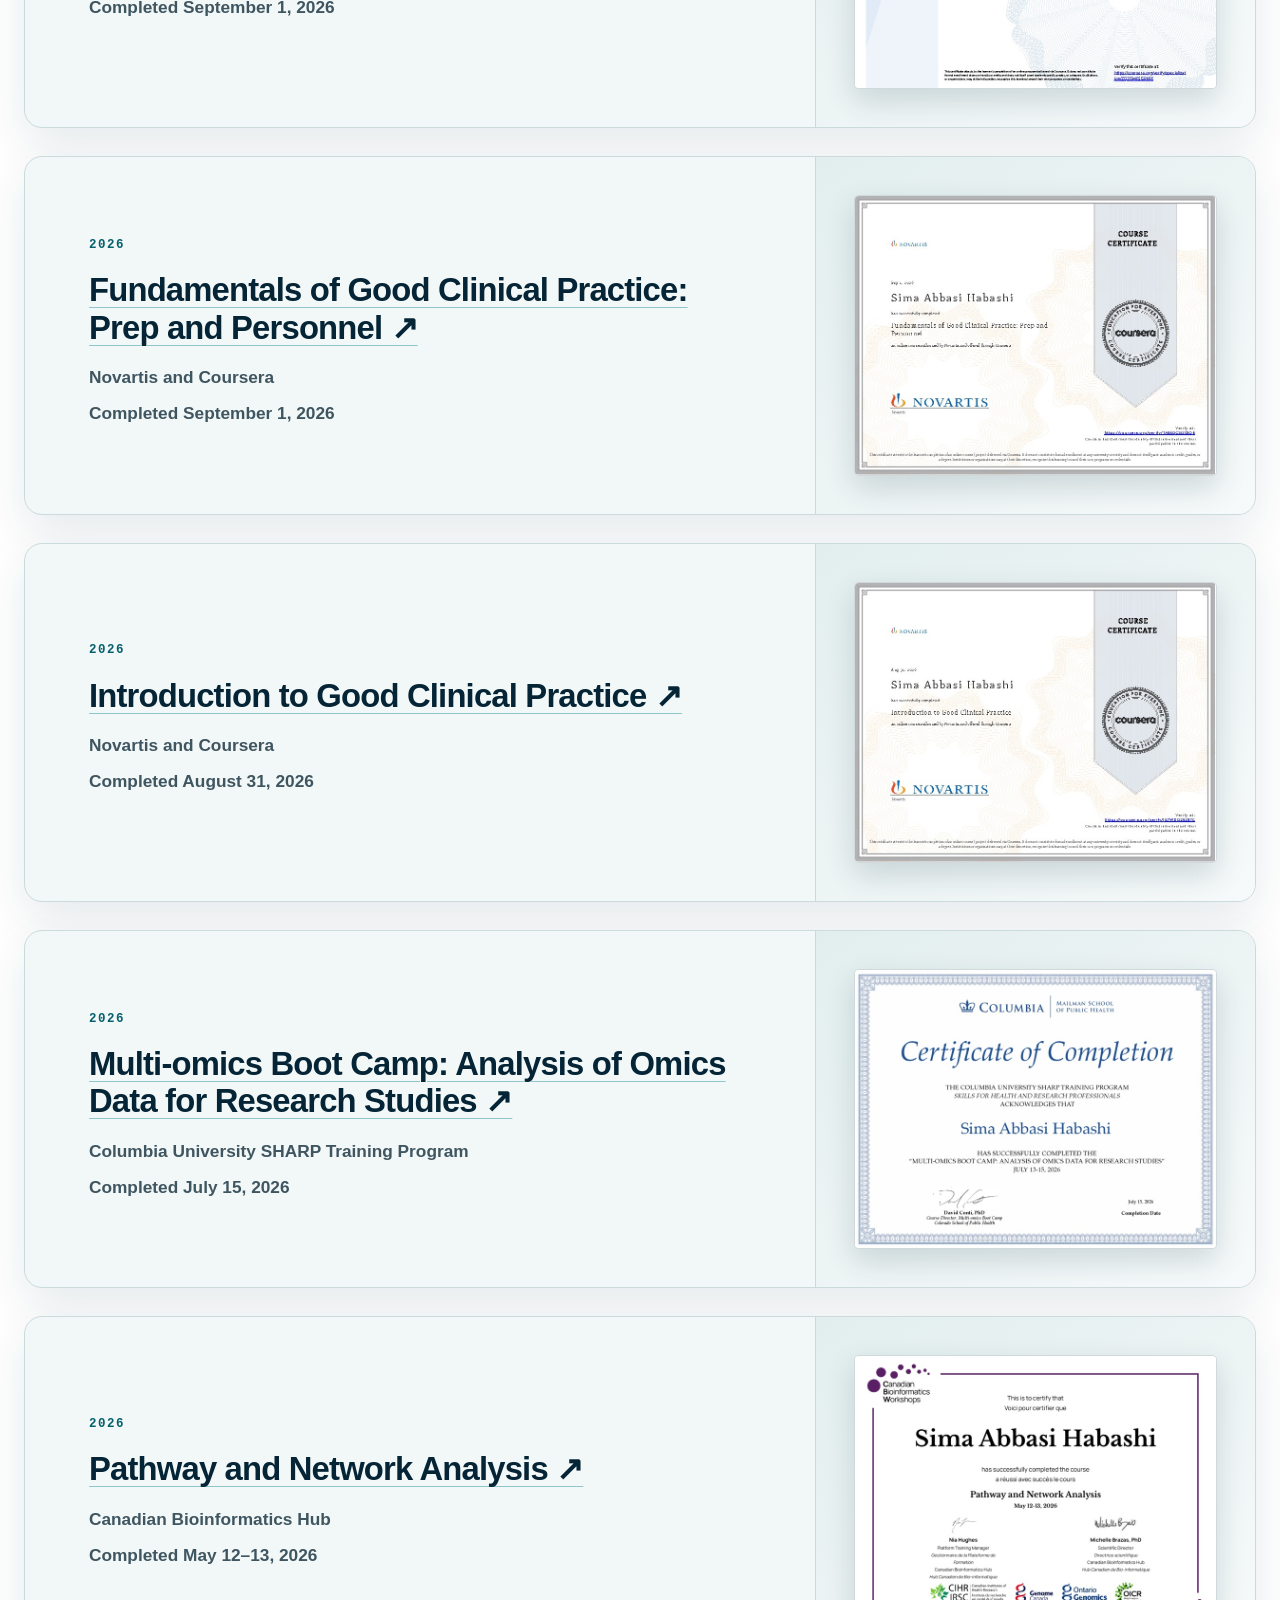
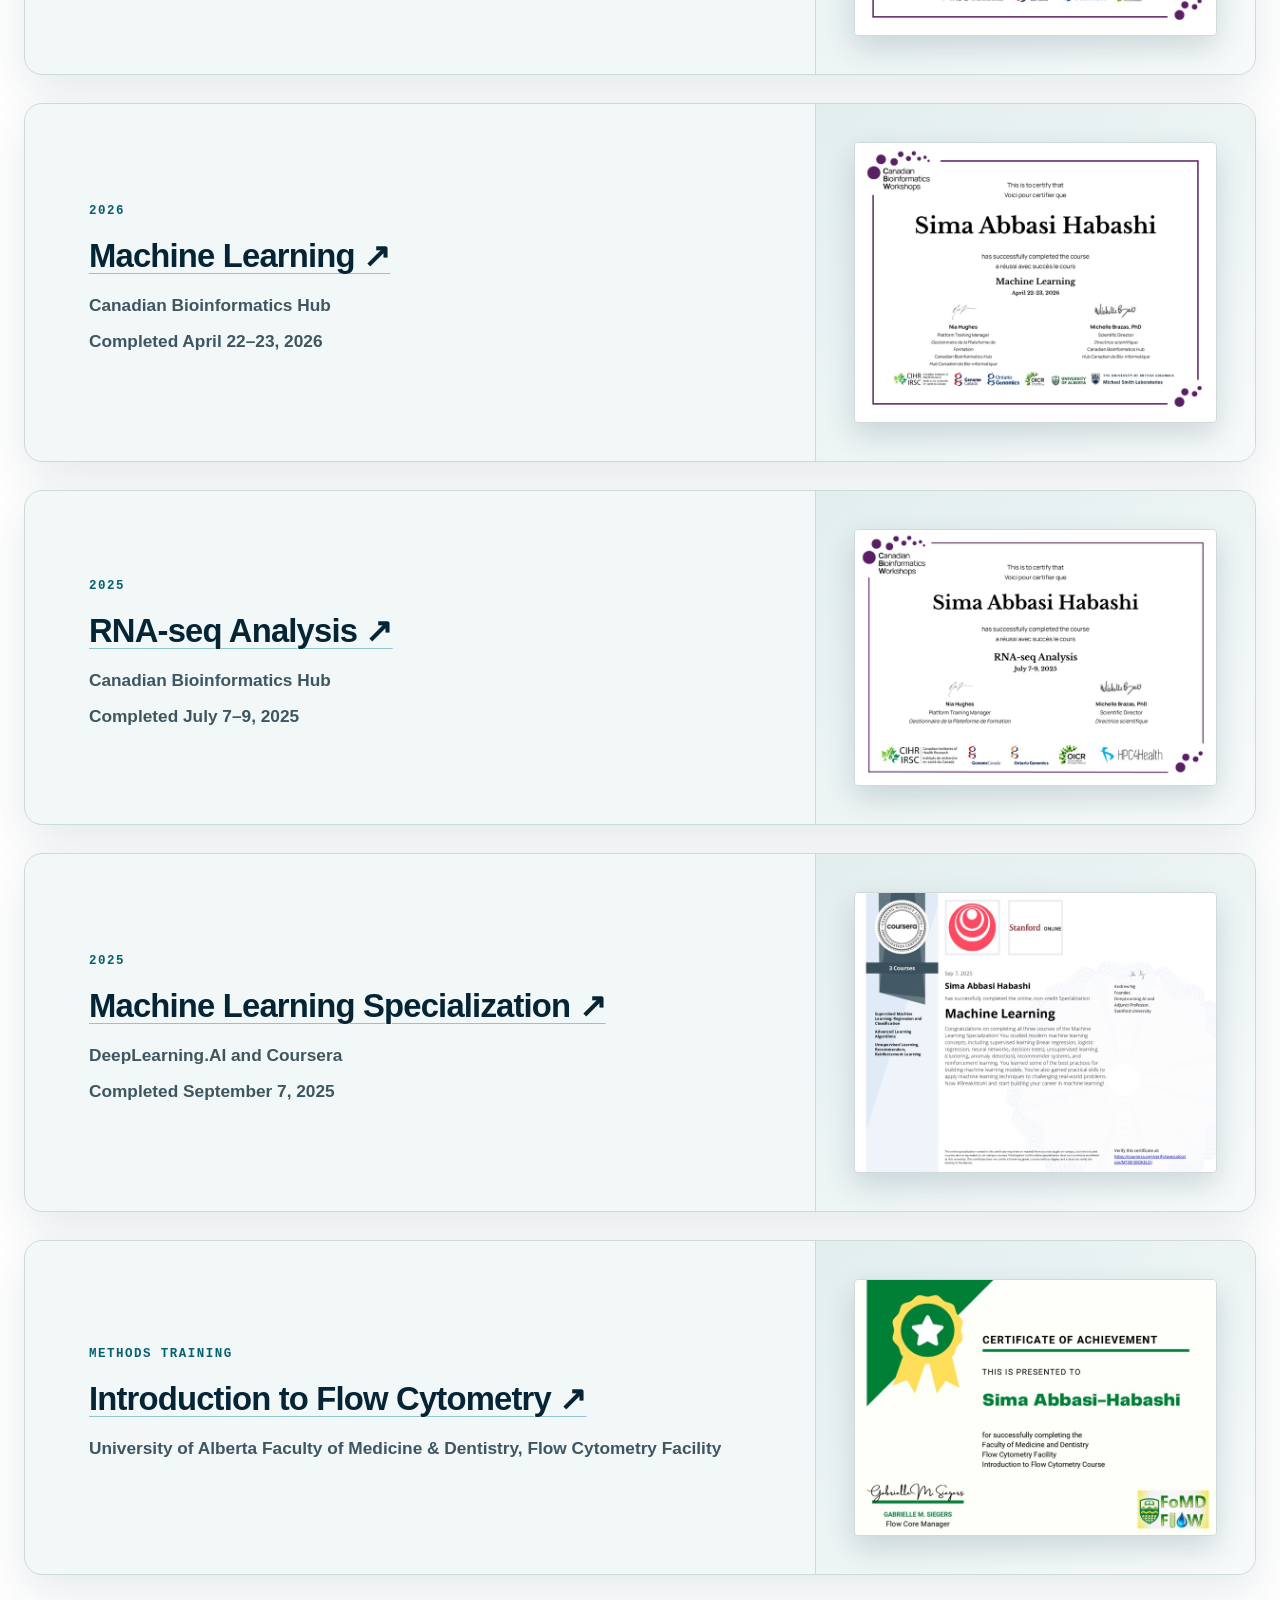
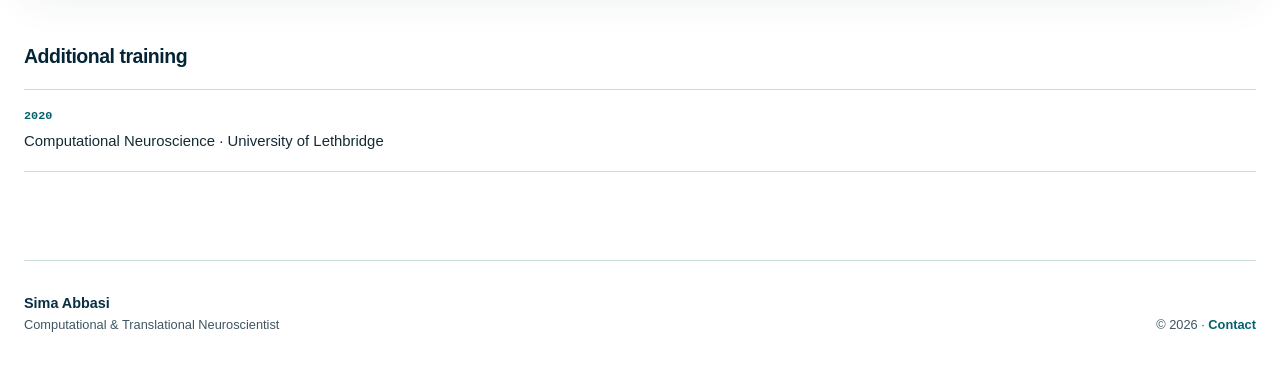
<file: recognition.html>
<!doctype html>
<html lang="en">
<head>
  <meta charset="utf-8">
  <meta name="viewport" content="width=device-width, initial-scale=1">
  <title>Recognition | Sima Abbasi</title>
  <meta name="description" content="Selected fellowships, scholarships, and advanced methods training completed by Sima Abbasi.">
  <meta name="author" content="Sima Abbasi">
  <meta name="theme-color" content="#0b4f6c">
  <meta property="og:type" content="website">
  <meta property="og:title" content="Recognition | Sima Abbasi">
  <meta property="og:description" content="Selected recognition and advanced professional training.">
  <meta property="og:url" content="https://sabbasii.github.io/recognition.html">
  <meta property="og:image" content="https://sabbasii.github.io/images/sima-abbasi-habashi.jpg">
  <link rel="canonical" href="https://sabbasii.github.io/recognition.html">
  <link rel="icon" href="favicon.svg" type="image/svg+xml">
  <link rel="stylesheet" href="style.css?v=20260814-4">
</head>
<body class="inner-page">
  <a class="skip-link" href="#main-content">Skip to content</a>
  <header class="site-header">
    <div class="nav-shell">
      <a class="wordmark" href="index.html" aria-label="Sima Abbasi, home">
        <span class="wordmark-mark" aria-hidden="true">SA</span>
        <span>Sima Abbasi</span>
      </a>
      <nav class="site-nav" aria-label="Primary navigation">
        <a href="research.html">Research</a>
        <a href="publications.html">Publications</a>
        <a href="software.html">Code &amp; Workflows</a>
        <a href="experience.html">Experience</a>
        <a href="recognition.html" aria-current="page">Recognition</a>
        <a class="nav-contact" href="contact.html">Contact</a>
      </nav>
    </div>
  </header>

  <main id="main-content">
    <section class="page-hero">
      <div class="section-shell">
        <p class="eyebrow">Professional development</p>
        <h1>Recognition &amp; advanced training</h1>
        <p>Selected fellowship, scholarship, and specialized methods training supporting interdisciplinary computational and translational research.</p>
      </div>
    </section>

    <section class="section section-tint recognition-section" aria-labelledby="recognition-title">
      <div class="section-shell">
        <p class="eyebrow">Fellowships &amp; scholarships</p>
        <h2 id="recognition-title">Selected recognition</h2>
        <ul class="clean-list recognition-list">
          <li><span>2026–2028</span> Canadian Neuroanalytics Scholars Fellowship</li>
          <li><span>2026–2028</span> CNS Skills Development Fund Recipient</li>
          <li><span>2026–2027</span> Canadian Bioinformatics Hub Training Award</li>
          <li><span>2026</span> SHARP Professional Development Scholarship</li>
          <li><span>2021–2023</span> Motyl Graduate Studentship in Cardiac Sciences</li>
          <li><span>2021</span> David Lawson Graduate Scholarship – Clinical</li>
        </ul>
      </div>
    </section>

    <section class="section training-section" aria-labelledby="training-title">
      <div class="section-shell">
        <div class="training-heading">
          <p class="eyebrow">Professional development</p>
          <h2 id="training-title">Selected training</h2>
          <p class="training-intro">Specialized training in computational methods, multi-omics, and quantitative biomedical research.</p>
        </div>

        <div class="training-cards">
          <article class="training-card">
            <div class="training-card-copy">
              <p class="training-year">2026</p>
              <h3>
                <a href="certificates/clinical-trials.pdf" target="_blank" rel="noopener noreferrer">
                  Clinical Trials: Good Clinical Practice ↗
                </a>
              </h3>
              <p>Novartis and Coursera</p>
              <p class="training-date">Completed September 1, 2026</p>
            </div>
            <a class="certificate-preview" href="certificates/clinical-trials.pdf" target="_blank" rel="noopener noreferrer" aria-label="Open the Clinical Trials: Good Clinical Practice certificate in a new tab">
              <img src="images/certificates/clinical-trials.jpg" alt="Certificate for the Clinical Trials: Good Clinical Practice specialization completed by Sima Abbasi Habashi" loading="lazy">
            </a>
          </article>

          <article class="training-card">
            <div class="training-card-copy">
              <p class="training-year">2026</p>
              <h3>
                <a href="certificates/fundamentals-of-good-clinical-practice.pdf" target="_blank" rel="noopener noreferrer">
                  Fundamentals of Good Clinical Practice: Prep and Personnel ↗
                </a>
              </h3>
              <p>Novartis and Coursera</p>
              <p class="training-date">Completed September 1, 2026</p>
            </div>
            <a class="certificate-preview" href="certificates/fundamentals-of-good-clinical-practice.pdf" target="_blank" rel="noopener noreferrer" aria-label="Open the Fundamentals of Good Clinical Practice: Prep and Personnel certificate in a new tab">
              <img src="images/certificates/fundamentals-of-good-clinical-practice.jpg" alt="Certificate for Fundamentals of Good Clinical Practice: Prep and Personnel completed by Sima Abbasi Habashi" loading="lazy">
            </a>
          </article>

          <article class="training-card">
            <div class="training-card-copy">
              <p class="training-year">2026</p>
              <h3>
                <a href="certificates/introduction-to-good-clinical-practice.pdf" target="_blank" rel="noopener noreferrer">
                  Introduction to Good Clinical Practice ↗
                </a>
              </h3>
              <p>Novartis and Coursera</p>
              <p class="training-date">Completed August 31, 2026</p>
            </div>
            <a class="certificate-preview" href="certificates/introduction-to-good-clinical-practice.pdf" target="_blank" rel="noopener noreferrer" aria-label="Open the Introduction to Good Clinical Practice certificate in a new tab">
              <img src="images/certificates/introduction-to-good-clinical-practice.jpg" alt="Certificate for Introduction to Good Clinical Practice completed by Sima Abbasi Habashi" loading="lazy">
            </a>
          </article>

          <article class="training-card">
            <div class="training-card-copy">
              <p class="training-year">2026</p>
              <h3>
                <a href="certificates/multi-omics-boot-camp-2026.pdf" target="_blank" rel="noopener noreferrer">
                  Multi-omics Boot Camp: Analysis of Omics Data for Research Studies ↗
                </a>
              </h3>
              <p>Columbia University SHARP Training Program</p>
              <p class="training-date">Completed July 15, 2026</p>
            </div>
            <a class="certificate-preview" href="certificates/multi-omics-boot-camp-2026.pdf" target="_blank" rel="noopener noreferrer" aria-label="Open the Multi-omics Boot Camp certificate in a new tab">
              <img src="images/certificates/multi-omics-boot-camp-2026.jpg" alt="Certificate for the Columbia University Multi-omics Boot Camp completed by Sima Abbasi Habashi" loading="lazy">
            </a>
          </article>

          <article class="training-card">
            <div class="training-card-copy">
              <p class="training-year">2026</p>
              <h3>
                <a href="certificates/pathway-and-network-analysis-2026.pdf" target="_blank" rel="noopener noreferrer">
                  Pathway and Network Analysis ↗
                </a>
              </h3>
              <p>Canadian Bioinformatics Hub</p>
              <p class="training-date">Completed May 12–13, 2026</p>
            </div>
            <a class="certificate-preview" href="certificates/pathway-and-network-analysis-2026.pdf" target="_blank" rel="noopener noreferrer" aria-label="Open the Pathway and Network Analysis certificate in a new tab">
              <img src="images/certificates/pathway-and-network-analysis-2026.jpg" alt="Certificate for Pathway and Network Analysis completed by Sima Abbasi Habashi" loading="lazy">
            </a>
          </article>

          <article class="training-card">
            <div class="training-card-copy">
              <p class="training-year">2026</p>
              <h3>
                <a href="certificates/machine-learning-cbh-2026.pdf" target="_blank" rel="noopener noreferrer">
                  Machine Learning ↗
                </a>
              </h3>
              <p>Canadian Bioinformatics Hub</p>
              <p class="training-date">Completed April 22–23, 2026</p>
            </div>
            <a class="certificate-preview" href="certificates/machine-learning-cbh-2026.pdf" target="_blank" rel="noopener noreferrer" aria-label="Open the Canadian Bioinformatics Hub Machine Learning certificate in a new tab">
              <img src="images/certificates/machine-learning-cbh-2026.jpg" alt="Certificate for Machine Learning completed by Sima Abbasi Habashi" loading="lazy">
            </a>
          </article>

          <article class="training-card">
            <div class="training-card-copy">
              <p class="training-year">2025</p>
              <h3>
                <a href="certificates/rna-seq-analysis-2025.pdf" target="_blank" rel="noopener noreferrer">
                  RNA-seq Analysis ↗
                </a>
              </h3>
              <p>Canadian Bioinformatics Hub</p>
              <p class="training-date">Completed July 7–9, 2025</p>
            </div>
            <a class="certificate-preview" href="certificates/rna-seq-analysis-2025.pdf" target="_blank" rel="noopener noreferrer" aria-label="Open the RNA-seq Analysis certificate in a new tab">
              <img src="images/certificates/rna-seq-analysis-2025.jpg" alt="Certificate for RNA-seq Analysis completed by Sima Abbasi Habashi" loading="lazy">
            </a>
          </article>

          <article class="training-card">
            <div class="training-card-copy">
              <p class="training-year">2025</p>
              <h3>
                <a href="certificates/machine-learning-specialization-2025.pdf" target="_blank" rel="noopener noreferrer">
                  Machine Learning Specialization ↗
                </a>
              </h3>
              <p>DeepLearning.AI and Coursera</p>
              <p class="training-date">Completed September 7, 2025</p>
            </div>
            <a class="certificate-preview" href="certificates/machine-learning-specialization-2025.pdf" target="_blank" rel="noopener noreferrer" aria-label="Open the Machine Learning Specialization certificate in a new tab">
              <img src="images/certificates/machine-learning-specialization-2025.jpg" alt="Certificate for the DeepLearning.AI Machine Learning Specialization completed by Sima Abbasi Habashi" loading="lazy">
            </a>
          </article>

          <article class="training-card">
            <div class="training-card-copy">
              <p class="training-year">METHODS TRAINING</p>
              <h3>
                <a href="certificates/introduction-to-flow-cytometry.pdf" target="_blank" rel="noopener noreferrer">
                  Introduction to Flow Cytometry ↗
                </a>
              </h3>
              <p>University of Alberta Faculty of Medicine &amp; Dentistry, Flow Cytometry Facility</p>
            </div>
            <a class="certificate-preview" href="certificates/introduction-to-flow-cytometry.pdf" target="_blank" rel="noopener noreferrer" aria-label="Open the Introduction to Flow Cytometry certificate in a new tab">
              <img src="images/certificates/introduction-to-flow-cytometry.jpg" alt="Certificate for Introduction to Flow Cytometry completed by Sima Abbasi Habashi" loading="lazy">
            </a>
          </article>
        </div>

        <div class="additional-training">
          <h3>Additional training</h3>
          <ul class="clean-list">
            <li><span>2020</span> Computational Neuroscience · University of Lethbridge</li>
          </ul>
        </div>
      </div>
    </section>
  </main>

  <footer class="site-footer">
    <div>
      <p><strong>Sima Abbasi</strong></p>
      <p>Computational &amp; Translational Neuroscientist</p>
    </div>
    <p>© 2026 · <a href="contact.html">Contact</a></p>
  </footer>
</body>
</html>
</file>
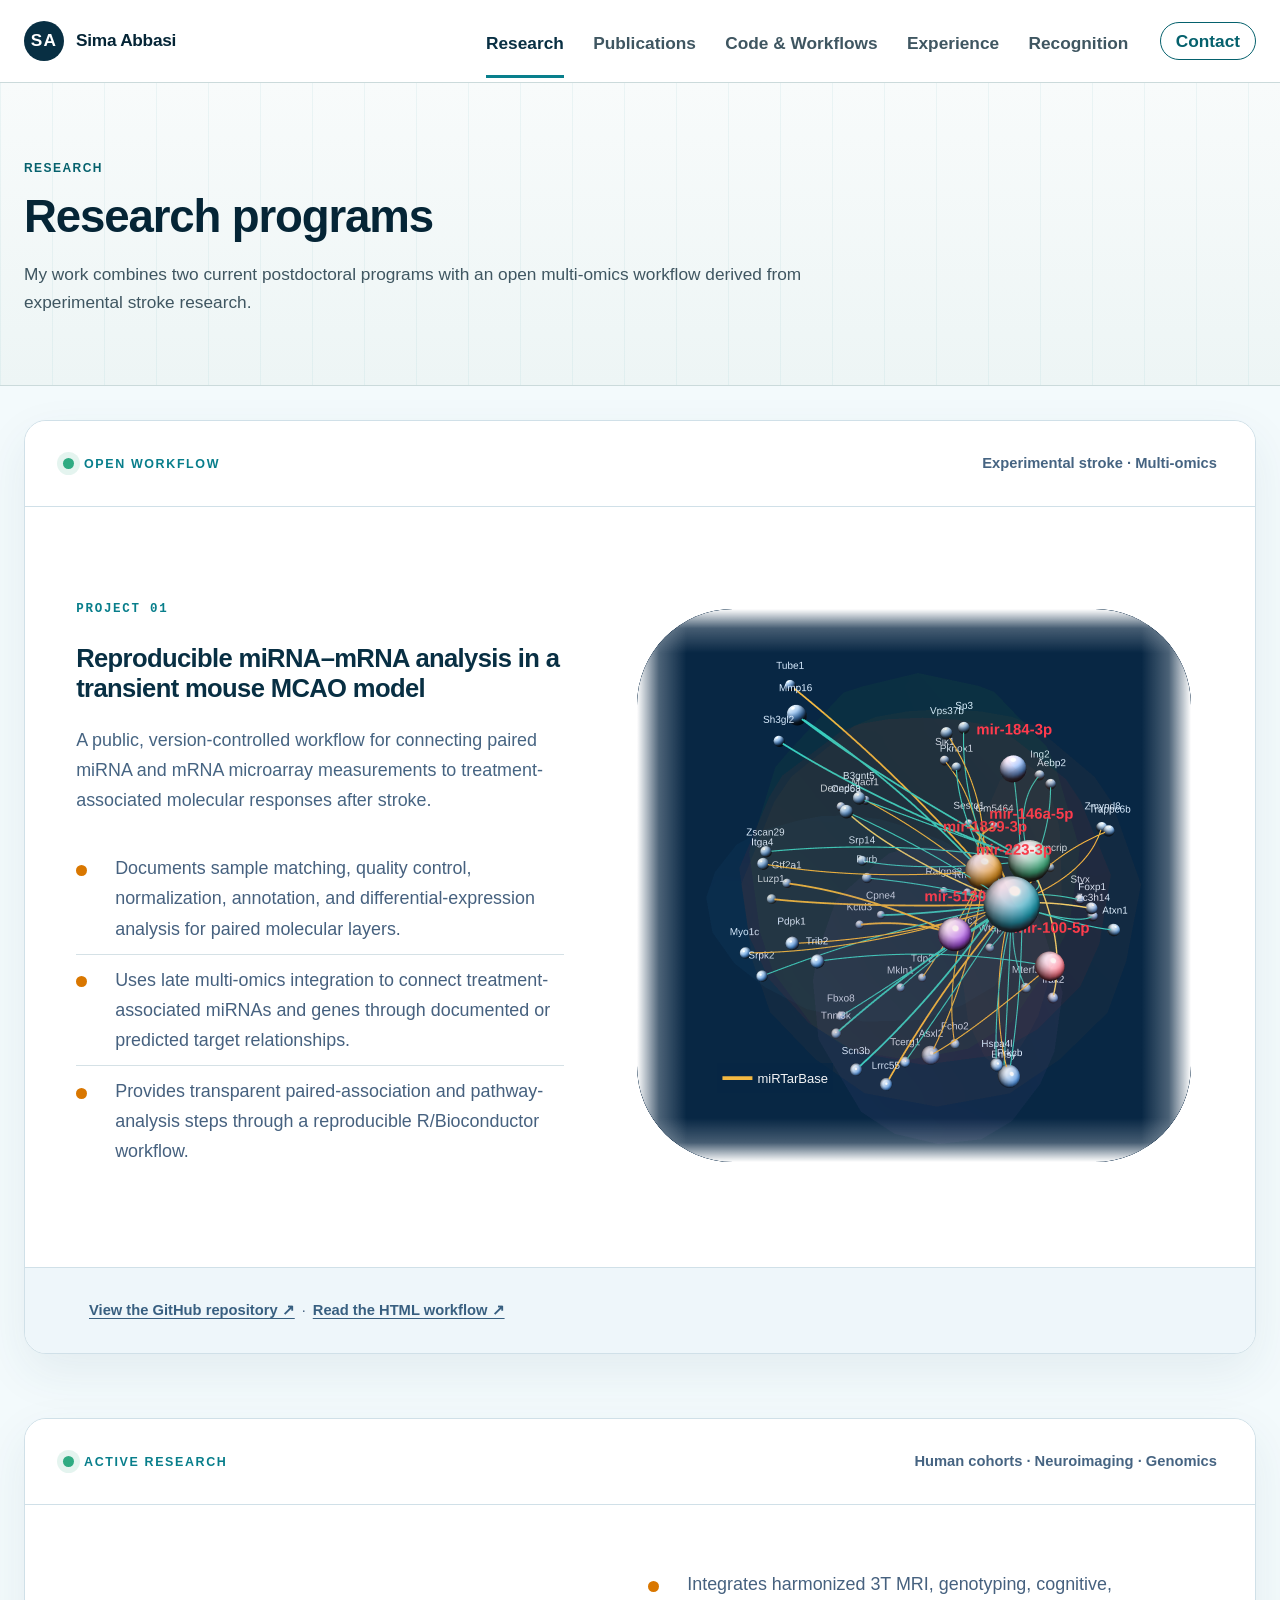
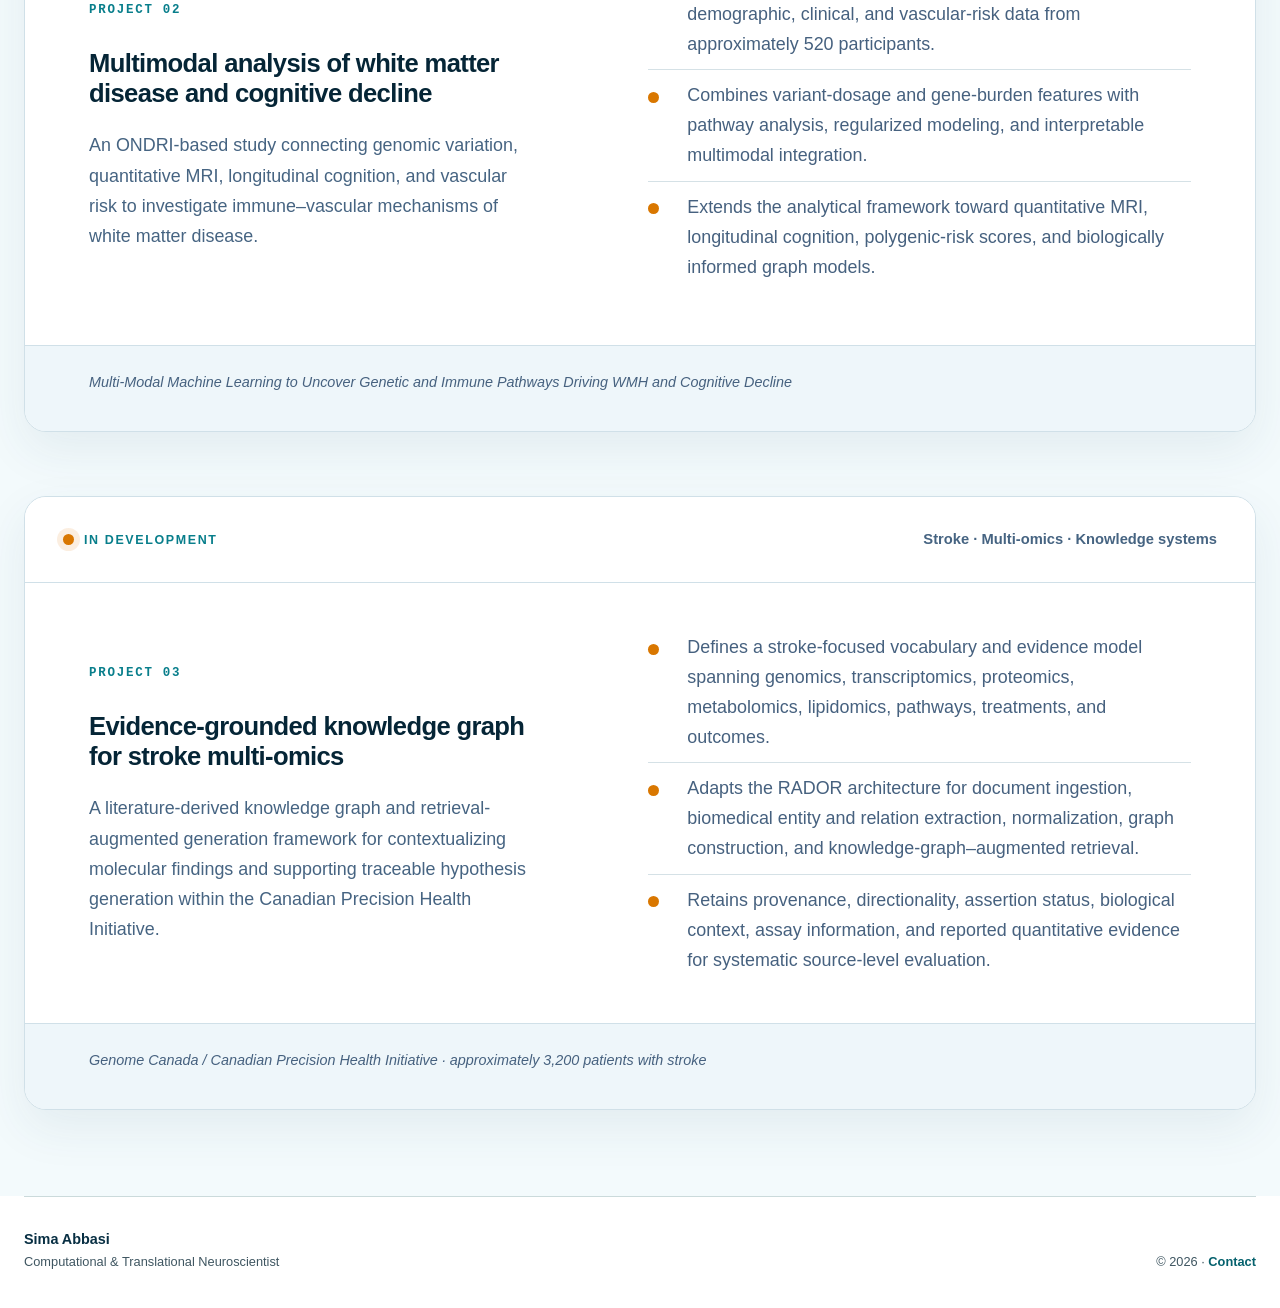
<file: research.html>
<!doctype html>
<html lang="en">
<head>
  <meta charset="utf-8">
  <meta name="viewport" content="width=device-width, initial-scale=1">
  <title>Research | Sima Abbasi</title>
  <meta name="description" content="Current research by Sima Abbasi in multimodal precision neuroscience, stroke multi-omics, biomedical knowledge graphs, and neurovascular biology.">
  <meta name="author" content="Sima Abbasi">
  <meta name="theme-color" content="#0b4f6c">
  <meta property="og:type" content="website">
  <meta property="og:title" content="Research | Sima Abbasi">
  <meta property="og:description" content="Multimodal biomedical research across human cohorts, molecular systems, and experimental models.">
  <meta property="og:url" content="https://sabbasii.github.io/research.html">
  <meta property="og:image" content="https://sabbasii.github.io/images/sima-abbasi-habashi.jpg">
  <link rel="canonical" href="https://sabbasii.github.io/research.html">
  <link rel="icon" href="favicon.svg" type="image/svg+xml">
  <link rel="stylesheet" href="style.css?v=20260801-12">
</head>
<body class="inner-page">
  <a class="skip-link" href="#main-content">Skip to content</a>

  <header class="site-header">
    <div class="nav-shell">
      <a class="wordmark" href="index.html" aria-label="Sima Abbasi, home">
        <span class="wordmark-mark" aria-hidden="true">SA</span>
        <span>Sima Abbasi</span>
      </a>
      <nav class="site-nav" aria-label="Primary navigation">
        <a href="research.html" aria-current="page">Research</a>
        <a href="publications.html">Publications</a>
        <a href="software.html">Code &amp; Workflows</a>
        <a href="experience.html">Experience</a>
        <a href="recognition.html">Recognition</a>
        <a class="nav-contact" href="contact.html">Contact</a>
      </nav>
    </div>
  </header>

  <main id="main-content">
    <section class="page-hero">
      <div class="section-shell">
        <p class="eyebrow">Research</p>
        <h1>Research programs</h1>
        <p>
          My work combines two current postdoctoral programs with an open multi-omics workflow
          derived from experimental stroke research.
        </p>
      </div>
    </section>

    <section class="section section-tint page-content research-page" aria-labelledby="programs-title">
      <div class="section-shell">
        <h2 class="visually-hidden" id="programs-title">Research projects</h2>

        <div class="research-workflows">
          <article class="workflow-card workflow-card-mcao">
            <header class="workflow-bar">
              <p class="workflow-status"><span aria-hidden="true"></span>Open workflow</p>
              <p>Experimental stroke · Multi-omics</p>
            </header>
            <div class="workflow-main workflow-main-network">
              <div class="workflow-copy">
                <div class="workflow-intro">
                  <p class="workflow-number">Project 01</p>
                  <h2>Reproducible miRNA–mRNA analysis in a transient mouse MCAO model</h2>
                  <p>
                    A public, version-controlled workflow for connecting paired miRNA and mRNA
                    microarray measurements to treatment-associated molecular responses after stroke.
                  </p>
                </div>
                <ul class="workflow-points">
                  <li>Documents sample matching, quality control, normalization, annotation, and differential-expression analysis for paired molecular layers.</li>
                  <li>Uses late multi-omics integration to connect treatment-associated miRNAs and genes through documented or predicted target relationships.</li>
                  <li>Provides transparent paired-association and pathway-analysis steps through a reproducible R/Bioconductor workflow.</li>
                </ul>
              </div>
              <div class="workflow-network">
                <div class="workflow-network-frame">
                  <iframe
                    src="interactive/mcao-mirna-mrna-network.html"
                    title="Interactive target-supported miRNA–mRNA evidence network"
                    loading="lazy"
                    allowfullscreen>
                  </iframe>
                </div>
              </div>
            </div>
            <footer class="workflow-footer workflow-links">
              <a href="https://github.com/sabbasii/mouse-mcao-multiomics-pipeline" target="_blank" rel="noopener noreferrer">View the GitHub repository ↗</a>
              <span aria-hidden="true">·</span>
              <a href="https://sabbasii.github.io/mouse-mcao-multiomics-pipeline/microarray_analysis_pipeline.html" target="_blank" rel="noopener noreferrer">Read the HTML workflow ↗</a>
            </footer>
          </article>

          <article class="workflow-card workflow-card-ondri">
            <header class="workflow-bar">
              <p class="workflow-status"><span aria-hidden="true"></span>Active research</p>
              <p>Human cohorts · Neuroimaging · Genomics</p>
            </header>
            <div class="workflow-main">
              <div class="workflow-intro">
                <p class="workflow-number">Project 02</p>
                <h2>Multimodal analysis of white matter disease and cognitive decline</h2>
                <p>
                  An ONDRI-based study connecting genomic variation, quantitative MRI,
                  longitudinal cognition, and vascular risk to investigate immune–vascular
                  mechanisms of white matter disease.
                </p>
              </div>
              <ul class="workflow-points">
                <li>Integrates harmonized 3T MRI, genotyping, cognitive, demographic, clinical, and vascular-risk data from approximately 520 participants.</li>
                <li>Combines variant-dosage and gene-burden features with pathway analysis, regularized modeling, and interpretable multimodal integration.</li>
                <li>Extends the analytical framework toward quantitative MRI, longitudinal cognition, polygenic-risk scores, and biologically informed graph models.</li>
              </ul>
            </div>
            <footer class="workflow-footer">
              <span>Multi-Modal Machine Learning to Uncover Genetic and Immune Pathways Driving WMH and Cognitive Decline</span>
            </footer>
          </article>

          <article class="workflow-card workflow-card-cphi">
            <header class="workflow-bar">
              <p class="workflow-status"><span aria-hidden="true"></span>In development</p>
              <p>Stroke · Multi-omics · Knowledge systems</p>
            </header>
            <div class="workflow-main">
              <div class="workflow-intro">
                <p class="workflow-number">Project 03</p>
                <h2>Evidence-grounded knowledge graph for stroke multi-omics</h2>
                <p>
                  A literature-derived knowledge graph and retrieval-augmented generation
                  framework for contextualizing molecular findings and supporting traceable
                  hypothesis generation within the Canadian Precision Health Initiative.
                </p>
              </div>
              <ul class="workflow-points">
                <li>Defines a stroke-focused vocabulary and evidence model spanning genomics, transcriptomics, proteomics, metabolomics, lipidomics, pathways, treatments, and outcomes.</li>
                <li>Adapts the RADOR architecture for document ingestion, biomedical entity and relation extraction, normalization, graph construction, and knowledge-graph–augmented retrieval.</li>
                <li>Retains provenance, directionality, assertion status, biological context, assay information, and reported quantitative evidence for systematic source-level evaluation.</li>
              </ul>
            </div>
            <footer class="workflow-footer">
              <span>Genome Canada / Canadian Precision Health Initiative · approximately 3,200 patients with stroke</span>
            </footer>
          </article>
        </div>
      </div>
    </section>
  </main>

  <footer class="site-footer">
    <div>
      <p><strong>Sima Abbasi</strong></p>
      <p>Computational &amp; Translational Neuroscientist</p>
    </div>
    <p>© 2026 · <a href="contact.html">Contact</a></p>
  </footer>
</body>
</html>
</file>
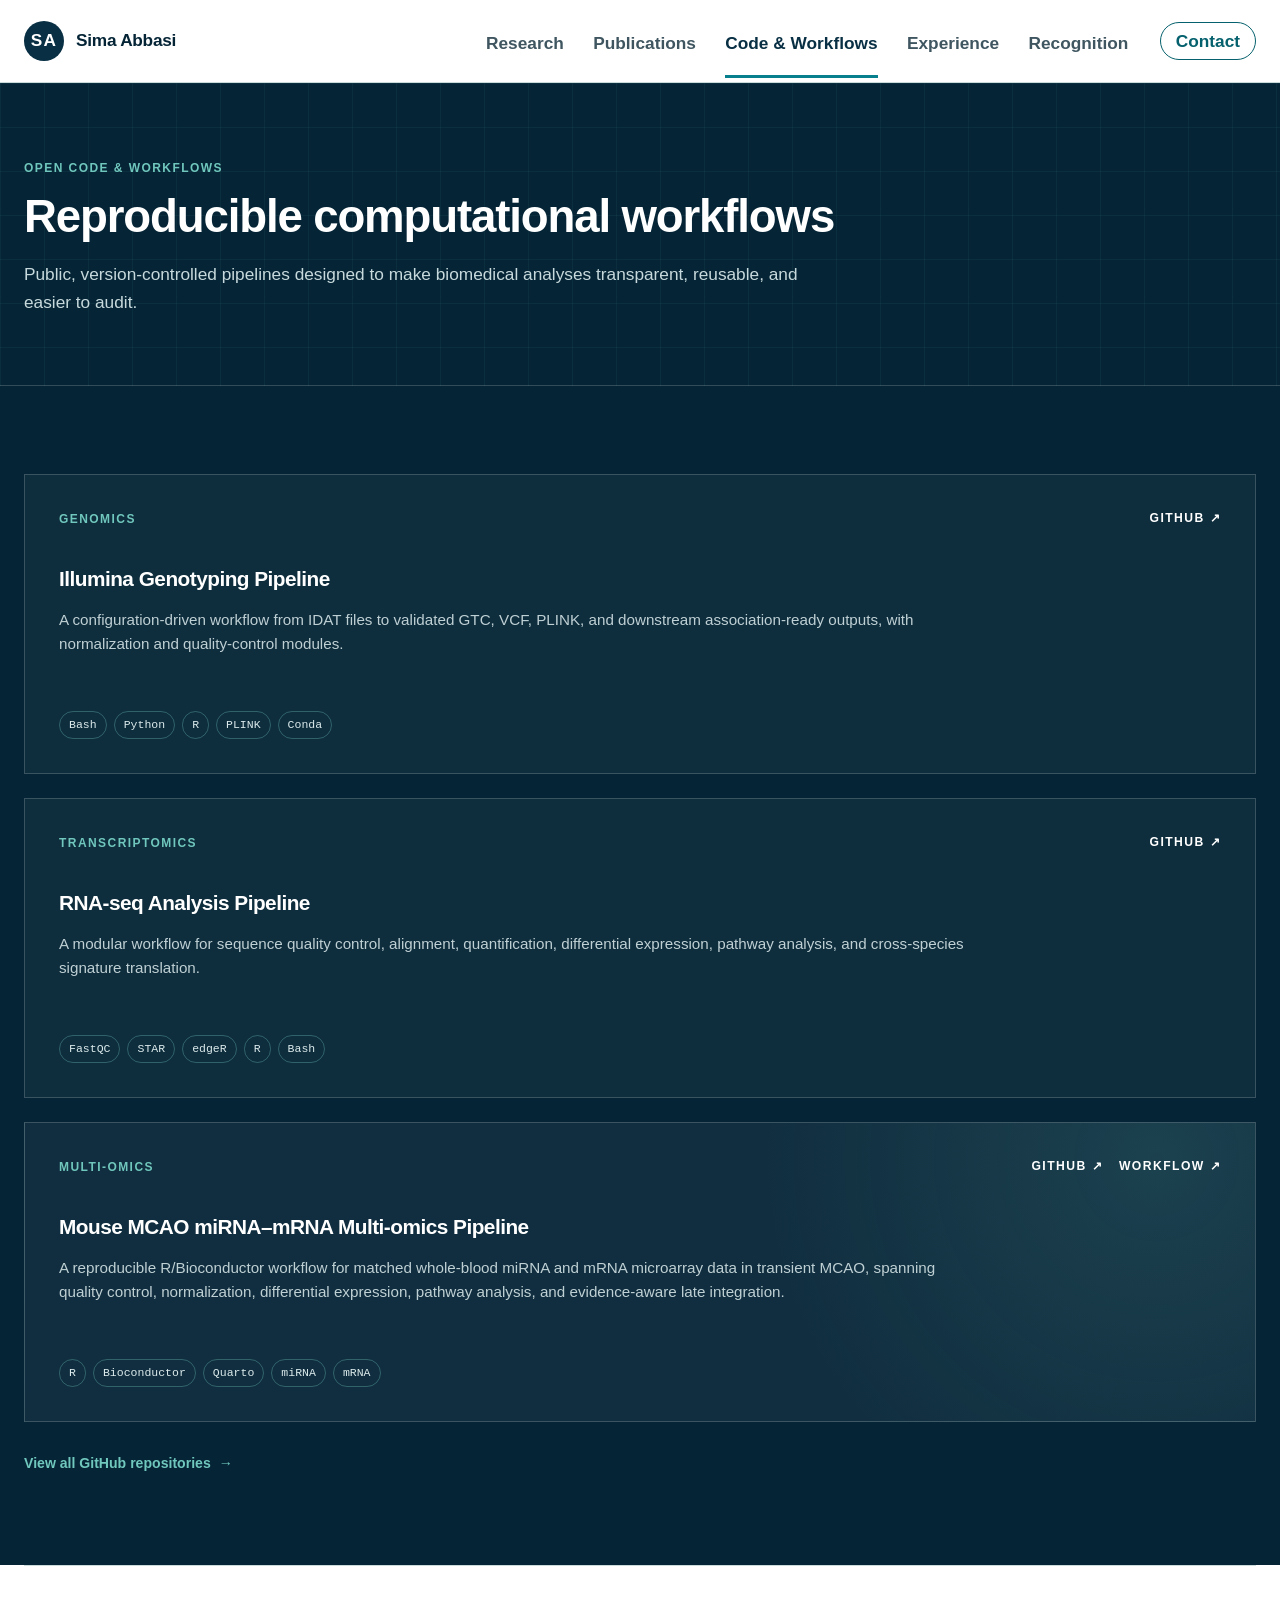
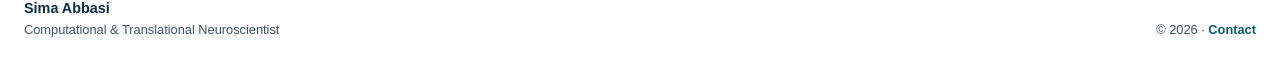
<file: software.html>
<!doctype html>
<html lang="en">
<head>
  <meta charset="utf-8">
  <meta name="viewport" content="width=device-width, initial-scale=1">
  <title>Code &amp; Workflows | Sima Abbasi</title>
  <meta name="description" content="Open code and reproducible biomedical data-analysis workflows developed by Sima Abbasi.">
  <meta name="author" content="Sima Abbasi">
  <meta name="theme-color" content="#0b4f6c">
  <meta property="og:type" content="website">
  <meta property="og:title" content="Code &amp; Workflows | Sima Abbasi">
  <meta property="og:description" content="Reproducible genomics and transcriptomics analysis pipelines.">
  <meta property="og:url" content="https://sabbasii.github.io/software.html">
  <meta property="og:image" content="https://sabbasii.github.io/images/sima-abbasi-habashi.jpg">
  <link rel="canonical" href="https://sabbasii.github.io/software.html">
  <link rel="icon" href="favicon.svg" type="image/svg+xml">
  <link rel="stylesheet" href="style.css?v=20260801-12">
</head>
<body class="inner-page">
  <a class="skip-link" href="#main-content">Skip to content</a>
  <header class="site-header">
    <div class="nav-shell">
      <a class="wordmark" href="index.html" aria-label="Sima Abbasi, home">
        <span class="wordmark-mark" aria-hidden="true">SA</span>
        <span>Sima Abbasi</span>
      </a>
      <nav class="site-nav" aria-label="Primary navigation">
        <a href="research.html">Research</a>
        <a href="publications.html">Publications</a>
        <a href="software.html" aria-current="page">Code &amp; Workflows</a>
        <a href="experience.html">Experience</a>
        <a href="recognition.html">Recognition</a>
        <a class="nav-contact" href="contact.html">Contact</a>
      </nav>
    </div>
  </header>

  <main id="main-content">
    <section class="page-hero page-hero-dark">
      <div class="section-shell">
        <p class="eyebrow">Open code &amp; workflows</p>
        <h1>Reproducible computational workflows</h1>
        <p>Public, version-controlled pipelines designed to make biomedical analyses transparent, reusable, and easier to audit.</p>
      </div>
    </section>

    <section class="section section-dark page-content" aria-labelledby="software-title">
      <div class="section-shell">
        <h2 class="visually-hidden" id="software-title">Code and workflow projects</h2>
        <div class="software-grid">
          <article class="software-card">
            <div class="software-topline">
              <span>Genomics</span>
              <a href="https://github.com/sabbasii/illumina-genotyping-pipeline" target="_blank" rel="noopener noreferrer" aria-label="View Illumina genotyping pipeline on GitHub">GitHub ↗</a>
            </div>
            <h3>Illumina Genotyping Pipeline</h3>
            <p>
              A configuration-driven workflow from IDAT files to validated GTC, VCF, PLINK,
              and downstream association-ready outputs, with normalization and quality-control modules.
            </p>
            <ul class="tag-list" aria-label="Technologies">
              <li>Bash</li>
              <li>Python</li>
              <li>R</li>
              <li>PLINK</li>
              <li>Conda</li>
            </ul>
          </article>
          <article class="software-card">
            <div class="software-topline">
              <span>Transcriptomics</span>
              <a href="https://github.com/sabbasii/rnaseq-analysis-pipeline" target="_blank" rel="noopener noreferrer" aria-label="View RNA sequencing analysis pipeline on GitHub">GitHub ↗</a>
            </div>
            <h3>RNA-seq Analysis Pipeline</h3>
            <p>
              A modular workflow for sequence quality control, alignment, quantification,
              differential expression, pathway analysis, and cross-species signature translation.
            </p>
            <ul class="tag-list" aria-label="Technologies">
              <li>FastQC</li>
              <li>STAR</li>
              <li>edgeR</li>
              <li>R</li>
              <li>Bash</li>
            </ul>
          </article>
          <article class="software-card software-card-featured">
            <div class="software-topline">
              <span>Multi-omics</span>
              <div class="software-links">
                <a href="https://github.com/sabbasii/mouse-mcao-multiomics-pipeline" target="_blank" rel="noopener noreferrer" aria-label="View mouse MCAO multi-omics pipeline on GitHub">GitHub ↗</a>
                <a href="https://sabbasii.github.io/mouse-mcao-multiomics-pipeline/microarray_analysis_pipeline.html" target="_blank" rel="noopener noreferrer" aria-label="Read the rendered mouse MCAO multi-omics workflow">Workflow ↗</a>
              </div>
            </div>
            <h3>Mouse MCAO miRNA–mRNA Multi-omics Pipeline</h3>
            <p>
              A reproducible R/Bioconductor workflow for matched whole-blood miRNA and mRNA
              microarray data in transient MCAO, spanning quality control, normalization,
              differential expression, pathway analysis, and evidence-aware late integration.
            </p>
            <ul class="tag-list" aria-label="Technologies">
              <li>R</li>
              <li>Bioconductor</li>
              <li>Quarto</li>
              <li>miRNA</li>
              <li>mRNA</li>
            </ul>
          </article>
        </div>
        <a class="text-link light-link" href="https://github.com/sabbasii" target="_blank" rel="noopener noreferrer">View all GitHub repositories <span aria-hidden="true">→</span></a>
      </div>
    </section>
  </main>

  <footer class="site-footer">
    <div>
      <p><strong>Sima Abbasi</strong></p>
      <p>Computational &amp; Translational Neuroscientist</p>
    </div>
    <p>© 2026 · <a href="contact.html">Contact</a></p>
  </footer>
</body>
</html>
</file>
<file: style.css>
:root {
  --ink: #142b36;
  --ink-soft: #3f5661;
  --navy: #082f43;
  --navy-deep: #052536;
  --teal: #087f8c;
  --teal-dark: #05616d;
  --aqua: #70c7bd;
  --paper: #ffffff;
  --mist: #f2f7f7;
  --tint: #e8f2f2;
  --line: #cbdadb;
  --line-dark: rgba(255, 255, 255, 0.18);
  --white: #ffffff;
  --shadow: 0 22px 60px rgba(8, 47, 67, 0.12);
  --shell: min(1320px, calc(100% - 48px));
  --nav-font-size: 1.08rem;
  --radius: 3px;
  --font: Inter, ui-sans-serif, -apple-system, BlinkMacSystemFont, "Segoe UI", sans-serif;
  --text-xs: 0.75rem;
  --text-sm: 0.88rem;
  --text-base: 1rem;
  --text-lg: 1.08rem;
  --title-sm: 1.22rem;
  --title-md: clamp(1.55rem, 2.5vw, 2.1rem);
  --title-lg: clamp(2.1rem, 4.5vw, 2.85rem);
  --title-display: clamp(2.35rem, 5vw, 3.15rem);
}

*,
*::before,
*::after {
  box-sizing: border-box;
}

html {
  scroll-behavior: smooth;
}

body {
  margin: 0;
  background: var(--paper);
  color: var(--ink);
  font-family: var(--font);
  font-size: 17px;
  line-height: 1.62;
  -webkit-font-smoothing: antialiased;
  text-rendering: optimizeLegibility;
}

img {
  display: block;
  max-width: 100%;
}

a {
  color: var(--teal-dark);
  text-underline-offset: 0.18em;
  text-decoration-thickness: 1px;
}

a:hover {
  color: var(--navy);
}

:focus-visible {
  outline: 3px solid #f2b84b;
  outline-offset: 4px;
}

p,
h1,
h2,
h3,
dl,
dd {
  margin-top: 0;
}

h1,
h2,
h3 {
  color: var(--navy-deep);
  font-weight: 700;
  letter-spacing: -0.025em;
  line-height: 1.14;
}

h2 {
  font-size: var(--title-md);
}

h3 {
  font-size: var(--title-sm);
}

.skip-link {
  position: fixed;
  z-index: 1000;
  top: 12px;
  left: 12px;
  padding: 10px 16px;
  background: var(--white);
  color: var(--navy);
  font-weight: 700;
  transform: translateY(-160%);
}

.skip-link:focus {
  transform: translateY(0);
}

.visually-hidden {
  position: absolute !important;
  width: 1px !important;
  height: 1px !important;
  padding: 0 !important;
  margin: -1px !important;
  overflow: hidden !important;
  clip: rect(0, 0, 0, 0) !important;
  white-space: nowrap !important;
  border: 0 !important;
}

.site-header {
  position: relative;
  z-index: 20;
  border-bottom: 1px solid var(--line);
  background: rgba(255, 255, 255, 0.97);
}

.nav-shell {
  width: var(--shell);
  min-height: 82px;
  margin: 0 auto;
  display: flex;
  align-items: center;
  justify-content: space-between;
  gap: 36px;
}

.wordmark {
  flex: 0 0 auto;
  display: inline-flex;
  align-items: center;
  gap: 12px;
  color: var(--navy-deep);
  font-size: var(--nav-font-size);
  font-weight: 750;
  letter-spacing: -0.015em;
  text-decoration: none;
}

.wordmark-mark {
  width: 40px;
  height: 40px;
  display: grid;
  place-items: center;
  border-radius: 50%;
  background: var(--navy);
  color: var(--white);
  font-size: var(--nav-font-size);
  letter-spacing: 0.08em;
}

.site-nav {
  display: flex;
  align-items: center;
  gap: clamp(18px, 2.3vw, 32px);
  font-size: var(--nav-font-size);
  font-weight: 650;
  white-space: nowrap;
}

.site-nav > a {
  font-size: inherit;
  line-height: 1.2;
}

.site-nav a {
  position: relative;
  padding: 28px 0 24px;
  color: var(--ink-soft);
  text-decoration: none;
}

.site-nav a::after {
  position: absolute;
  right: 0;
  bottom: -1px;
  left: 0;
  height: 3px;
  background: var(--teal);
  content: "";
  transform: scaleX(0);
  transform-origin: center;
  transition: transform 160ms ease;
}

.site-nav a:hover,
.site-nav a[aria-current="page"] {
  color: var(--navy);
}

.site-nav a:hover::after,
.site-nav a[aria-current="page"]::after {
  transform: scaleX(1);
}

.site-nav .nav-contact {
  margin-left: 2px;
  padding: 8px 15px;
  border: 1px solid var(--teal-dark);
  border-radius: 999px;
  color: var(--teal-dark);
}

.site-nav .nav-contact::after {
  display: none;
}

.site-nav .nav-contact:hover,
.site-nav .nav-contact[aria-current="page"] {
  background: var(--teal-dark);
  color: var(--white);
}

.hero {
  position: relative;
  overflow: hidden;
  border-bottom: 1px solid var(--line);
  background:
    linear-gradient(rgba(8, 127, 140, 0.055) 1px, transparent 1px),
    linear-gradient(90deg, rgba(8, 127, 140, 0.055) 1px, transparent 1px),
    linear-gradient(135deg, #f8fbfb 0%, #eaf3f3 100%);
  background-size: 44px 44px, 44px 44px, auto;
}

.hero::after {
  position: absolute;
  right: -130px;
  bottom: -250px;
  width: 550px;
  height: 550px;
  border: 1px solid rgba(8, 127, 140, 0.18);
  border-radius: 50%;
  content: "";
}

.hero-shell {
  position: relative;
  z-index: 1;
  width: var(--shell);
  min-height: 640px;
  margin: 0 auto;
  padding: 76px 0 78px;
  display: grid;
  grid-template-columns: minmax(0, 1.25fr) minmax(270px, 0.75fr);
  align-items: center;
  gap: clamp(54px, 8vw, 110px);
}

.hero-copy {
  max-width: 720px;
}

.hero-copy h1 {
  margin-bottom: 12px;
  font-size: var(--title-display);
}

.hero-role {
  margin-bottom: 26px;
  color: var(--teal-dark);
  font-size: clamp(1rem, 1.7vw, 1.15rem);
  font-weight: 700;
  letter-spacing: 0.005em;
}

.hero-lede {
  max-width: 690px;
  margin-bottom: 30px;
  color: var(--ink-soft);
  font-size: clamp(1.04rem, 1.55vw, 1.14rem);
  line-height: 1.68;
}

.hero-methods {
  margin-bottom: 32px;
  display: grid;
  gap: 13px;
}

.hero-methods div {
  display: grid;
  grid-template-columns: 150px 1fr;
  gap: 18px;
  padding-top: 12px;
  border-top: 1px solid var(--line);
}

.hero-methods dt,
.eyebrow,
.project-kicker,
.software-topline,
.timeline-date,
.pub-year {
  color: var(--teal-dark);
  font-size: var(--text-xs);
  font-weight: 800;
  letter-spacing: 0.12em;
  text-transform: uppercase;
}

.hero-methods dt {
  font-size: 0.8rem;
}

.hero-methods dd {
  margin-bottom: 0;
  color: var(--ink);
  font-size: 1rem;
  font-weight: 600;
}

.hero-actions {
  display: flex;
  flex-wrap: wrap;
  gap: 12px;
}

.button {
  display: inline-flex;
  min-height: 46px;
  align-items: center;
  justify-content: center;
  padding: 10px 19px;
  border: 1px solid var(--navy);
  border-radius: var(--radius);
  font-size: var(--text-sm);
  font-weight: 750;
  text-decoration: none;
  transition: background 160ms ease, color 160ms ease, transform 160ms ease;
}

.button:hover {
  transform: translateY(-1px);
}

.button-primary {
  background: var(--navy);
  color: var(--white);
}

.button-primary:hover {
  background: var(--teal-dark);
  color: var(--white);
}

.portrait-wrap {
  position: relative;
  justify-self: center;
  width: min(100%, 326px);
  padding-top: 24px;
}

.portrait-frame {
  position: relative;
  width: min(100%, 286px);
  margin: 0 auto;
}

.portrait-accent {
  position: absolute;
  inset: -11px;
  border: 1px solid rgba(8, 127, 140, 0.38);
  border-radius: 50%;
}

.portrait {
  position: relative;
  z-index: 1;
  width: 286px;
  height: 286px;
  aspect-ratio: 1;
  border: 7px solid var(--white);
  border-radius: 50%;
  box-shadow: var(--shadow);
  object-fit: cover;
  object-position: 50% 25%;
}

.portrait-caption {
  position: relative;
  z-index: 2;
  width: calc(100% - 34px);
  margin: -28px auto 0;
  padding: 13px 17px;
  border-left: 3px solid var(--aqua);
  background: var(--navy);
  box-shadow: 0 12px 30px rgba(8, 47, 67, 0.18);
  color: var(--white);
  line-height: 1.35;
}

.portrait-caption span,
.portrait-caption strong {
  display: block;
}

.portrait-caption span {
  color: #b9dad9;
  font-size: 0.74rem;
  letter-spacing: 0.1em;
  text-transform: uppercase;
}

.portrait-caption strong {
  margin-top: 3px;
  font-size: var(--text-sm);
}

.profile-links {
  margin: 25px 0 0;
  padding: 0;
  list-style: none;
  color: var(--ink-soft);
  font-size: 0.84rem;
  text-align: center;
}

.profile-links > li:first-child span {
  color: var(--teal-dark);
  font-weight: 750;
}

.portrait-socials {
  margin-top: 11px;
  display: flex;
  flex-wrap: wrap;
  justify-content: center;
  gap: 8px;
}

.portrait-socials a {
  display: inline-flex;
  min-height: 34px;
  align-items: center;
  padding: 5px 11px;
  border: 1px solid #a9c3c5;
  border-radius: 999px;
  background: rgba(255, 255, 255, 0.74);
  color: var(--navy);
  font-size: 0.77rem;
  font-weight: 750;
  text-decoration: none;
}

.portrait-socials a:hover {
  border-color: var(--teal-dark);
  background: var(--white);
}

.section {
  padding: 88px 0;
}

.section-shell {
  width: var(--shell);
  margin: 0 auto;
}

.section-heading {
  max-width: 760px;
  margin-bottom: 42px;
}

.section-heading h2 {
  margin-bottom: 17px;
}

.section-heading > p:last-child {
  color: var(--ink-soft);
}

.section-intro .section-heading > p:last-child {
  font-size: 1.06rem;
  line-height: 1.68;
}

.eyebrow {
  margin-bottom: 13px;
}

.focus-grid {
  display: grid;
  grid-template-columns: repeat(3, minmax(0, 1fr));
  border-top: 1px solid var(--line);
  border-bottom: 1px solid var(--line);
}

.focus-card {
  min-height: 280px;
  padding: 30px 32px 35px;
  border-right: 1px solid var(--line);
}

.focus-card:last-child {
  border-right: 0;
}

.card-number {
  display: inline-block;
  margin-bottom: 36px;
  color: var(--teal);
  font-family: ui-monospace, SFMono-Regular, Menlo, monospace;
  font-size: 0.82rem;
}

.focus-card h3 {
  margin-bottom: 14px;
  font-size: 1.3rem;
}

.focus-card p {
  margin-bottom: 0;
  color: var(--ink-soft);
  font-size: 1.02rem;
  line-height: 1.66;
}

.section-cta,
.text-link {
  display: inline-flex;
  align-items: center;
  gap: 8px;
  margin-top: 30px;
  color: var(--teal-dark);
  font-size: var(--text-sm);
  font-weight: 800;
  text-decoration: none;
}

.section-cta:hover,
.text-link:hover {
  text-decoration: underline;
}

.page-hero {
  padding: 76px 0 68px;
  border-bottom: 1px solid var(--line);
  background:
    linear-gradient(90deg, rgba(8, 127, 140, 0.055) 1px, transparent 1px),
    linear-gradient(#f8fbfb, #edf5f5);
  background-size: 52px 100%, auto;
}

.page-hero .section-shell {
  max-width: 1320px;
}

.page-hero h1 {
  max-width: 900px;
  margin-bottom: 18px;
  font-size: var(--title-lg);
}

.page-hero p:last-child {
  max-width: 790px;
  margin-bottom: 0;
  color: var(--ink-soft);
  font-size: clamp(0.98rem, 1.5vw, 1.08rem);
}

.page-content {
  min-height: 52vh;
}

.section-tint {
  background: var(--mist);
}

.section-dark,
.page-hero-dark {
  background: var(--navy-deep);
  color: #d8e6e8;
}

.page-hero-dark {
  border-bottom-color: var(--line-dark);
  background:
    linear-gradient(rgba(112, 199, 189, 0.06) 1px, transparent 1px),
    linear-gradient(90deg, rgba(112, 199, 189, 0.06) 1px, transparent 1px),
    var(--navy-deep);
  background-size: 44px 44px;
}

.page-hero-dark h1,
.section-dark h2,
.section-dark h3 {
  color: var(--white);
}

.page-hero-dark p:last-child {
  color: #c7d9dc;
}

.page-hero-dark .eyebrow,
.section-dark .eyebrow {
  color: var(--aqua);
}

.publications-page main {
  overflow: hidden;
  background: #f8fbfb;
}

.publications-page,
.output-hero-shell > *,
.output-card > *,
.output-copy {
  min-width: 0;
}

.publications-page .section-shell {
  width: var(--shell);
}

.output-hero {
  position: relative;
  overflow: hidden;
  border-bottom: 0;
  background:
    radial-gradient(circle at 84% 15%, rgba(112, 199, 189, 0.2), transparent 28%),
    linear-gradient(120deg, #052536 0%, #083b4c 68%, #075f67 100%);
  color: #dce9eb;
}

.output-hero::after {
  position: absolute;
  width: 420px;
  height: 420px;
  right: -180px;
  bottom: -280px;
  border: 1px solid rgba(112, 199, 189, 0.28);
  border-radius: 50%;
  box-shadow: 0 0 0 58px rgba(112, 199, 189, 0.035), 0 0 0 116px rgba(112, 199, 189, 0.025);
  content: "";
  pointer-events: none;
}

.output-hero-shell {
  position: relative;
  z-index: 1;
  display: grid;
  grid-template-columns: minmax(0, 1.15fr) minmax(370px, 0.85fr);
  align-items: end;
  gap: 70px;
}

.output-hero h1 {
  max-width: 760px;
  color: var(--white);
}

.output-hero .eyebrow {
  color: var(--aqua);
}

.output-hero > .section-shell > div > p:last-child {
  max-width: 700px;
  margin-bottom: 0;
  color: #c9dade;
}

.output-summary {
  margin: 0;
  display: grid;
  grid-template-columns: repeat(3, 1fr);
  border-top: 1px solid rgba(255, 255, 255, 0.22);
  border-bottom: 1px solid rgba(255, 255, 255, 0.22);
}

.output-summary div {
  padding: 18px 15px 20px;
  border-right: 1px solid rgba(255, 255, 255, 0.16);
}

.output-summary div:first-child {
  padding-left: 0;
}

.output-summary div:last-child {
  padding-right: 0;
  border-right: 0;
}

.output-summary dt {
  color: var(--white);
  font-size: 1.65rem;
  font-weight: 750;
  letter-spacing: -0.04em;
  line-height: 1;
}

.output-summary dd {
  margin: 8px 0 0;
  color: #bcd0d4;
  font-size: 0.78rem;
  font-weight: 650;
  line-height: 1.35;
}

.output-section {
  position: relative;
  background: #f8fbfb;
}

.output-section-heading {
  display: flex;
  align-items: end;
  justify-content: space-between;
  gap: 48px;
  margin-bottom: 34px;
}

.output-section-heading h2 {
  margin-bottom: 9px;
}

.output-section-heading p:last-child {
  margin-bottom: 0;
  color: var(--ink-soft);
  font-size: var(--text-sm);
}

.output-count {
  color: transparent;
  font-size: clamp(3rem, 6vw, 4.8rem);
  font-weight: 800;
  letter-spacing: -0.08em;
  line-height: 0.8;
  -webkit-text-stroke: 1px #a9c8ca;
  user-select: none;
}

.output-list {
  margin: 0;
  padding: 0;
  display: grid;
  gap: 17px;
  list-style: none;
  counter-reset: output;
}

.output-card {
  position: relative;
  display: grid;
  grid-template-columns: 108px minmax(0, 1fr);
  overflow: hidden;
  border: 1px solid #c9dcdc;
  border-radius: 14px;
  background: rgba(255, 255, 255, 0.95);
  box-shadow: 0 12px 32px rgba(8, 47, 67, 0.055);
  transition: border-color 180ms ease, box-shadow 180ms ease, transform 180ms ease;
}

.output-card::before {
  position: absolute;
  top: 0;
  bottom: 0;
  left: 0;
  width: 4px;
  background: linear-gradient(var(--teal), var(--aqua));
  content: "";
}

.output-card:hover {
  border-color: #91bdbf;
  box-shadow: 0 18px 42px rgba(8, 47, 67, 0.105);
  transform: translateY(-2px);
}

.output-marker {
  display: flex;
  flex-direction: column;
  justify-content: space-between;
  padding: 26px 22px 23px 25px;
  border-right: 1px solid #d8e5e5;
  background: linear-gradient(145deg, rgba(232, 242, 242, 0.78), rgba(255, 255, 255, 0.55));
}

.output-number {
  color: #9db5b7;
  font-family: ui-monospace, SFMono-Regular, Menlo, monospace;
  font-size: 0.74rem;
  font-weight: 700;
  letter-spacing: 0.1em;
}

.output-copy {
  padding: 25px 31px 27px;
}

.output-authors,
.output-copy .citation {
  color: var(--ink-soft);
  font-size: var(--text-sm);
}

.output-authors {
  margin-bottom: 7px;
}

.output-authors strong {
  color: var(--teal-dark);
}

.output-copy .publication-title {
  display: inline-block;
  max-width: 970px;
  margin: 0;
  color: var(--navy-deep);
  font-size: 1.04rem;
  font-weight: 750;
  line-height: 1.42;
  text-decoration-color: #8db8bb;
  text-decoration-thickness: 1px;
}

.output-copy p.publication-title {
  display: block;
}

.output-copy .citation {
  margin: 9px 0 0;
}

.doi-link {
  display: inline-block;
  margin-left: 6px;
  color: var(--teal-dark);
  font-family: ui-monospace, SFMono-Regular, Menlo, monospace;
  font-size: 0.74rem;
  font-style: normal;
  font-weight: 800;
  letter-spacing: 0.08em;
  text-decoration: none;
}

.conference-section {
  border-top: 1px solid #cedfdf;
  background:
    linear-gradient(135deg, rgba(255, 255, 255, 0.72), transparent 42%),
    #eaf3f3;
}

.conference-section .eyebrow,
.conference-list .pub-year,
.conference-list .output-authors strong {
  color: #b85f05;
}

.conference-section .output-count {
  -webkit-text-stroke-color: #d2b38e;
}

.conference-list .output-card::before {
  background: linear-gradient(#ce6b06, #f2b84b);
}

.conference-list .output-marker {
  background: linear-gradient(145deg, rgba(255, 243, 222, 0.8), rgba(255, 255, 255, 0.58));
}

.output-card-provisional {
  border-style: dashed;
}

.status-note {
  display: inline-block;
  margin-left: 5px;
  color: #855019;
  font-size: 0.8rem;
  font-weight: 650;
}

.manuscript-section {
  padding-top: 78px;
  background: var(--navy-deep);
}

.work-in-progress {
  position: relative;
  display: grid;
  grid-template-columns: minmax(240px, 0.37fr) minmax(0, 1fr);
  gap: 60px;
  overflow: hidden;
  padding: 46px;
  border: 1px solid rgba(112, 199, 189, 0.25);
  border-radius: 16px;
  background:
    radial-gradient(circle at 0 0, rgba(112, 199, 189, 0.13), transparent 35%),
    #082f43;
  box-shadow: 0 24px 60px rgba(0, 0, 0, 0.18);
}

.manuscript-heading h2 {
  margin-bottom: 14px;
  color: var(--white);
  font-size: 1.55rem;
}

.manuscript-heading .eyebrow {
  color: var(--aqua);
}

.manuscript-heading > p:last-child {
  margin-bottom: 0;
  color: #b8ced2;
  font-size: 0.87rem;
}

.manuscript-list {
  margin: 0;
  padding: 0;
  list-style: none;
}

.manuscript-list li {
  display: grid;
  grid-template-columns: 34px minmax(0, 1fr);
  gap: 17px;
  padding: 0 0 22px;
  margin-bottom: 22px;
  border-bottom: 1px solid rgba(255, 255, 255, 0.14);
}

.manuscript-list li:last-child {
  padding-bottom: 0;
  margin-bottom: 0;
  border-bottom: 0;
}

.manuscript-list li > span {
  color: var(--aqua);
  font-family: ui-monospace, SFMono-Regular, Menlo, monospace;
  font-size: 0.74rem;
  font-weight: 800;
}

.manuscript-list strong {
  display: block;
  margin-bottom: 5px;
  color: var(--white);
  font-size: 0.96rem;
  line-height: 1.45;
}

.manuscript-list p {
  margin: 0;
  color: #b8ced2;
  font-size: 0.86rem;
}

.software-grid {
  display: grid;
  grid-template-columns: minmax(0, 1fr);
  gap: 24px;
}

.software-card {
  display: flex;
  min-height: 300px;
  flex-direction: column;
  padding: 34px;
  border: 1px solid var(--line-dark);
  background: rgba(255, 255, 255, 0.035);
}

.software-card-featured {
  background:
    radial-gradient(circle at 92% 12%, rgba(112, 199, 189, 0.12), transparent 34%),
    rgba(255, 255, 255, 0.045);
}

.software-card h3 {
  max-width: 760px;
}

.software-card > p {
  max-width: 920px;
}

.software-topline {
  display: flex;
  align-items: center;
  justify-content: space-between;
  gap: 20px;
  color: var(--aqua);
}

.software-topline a {
  color: var(--white);
  font-size: 0.76rem;
  text-decoration: none;
}

.software-links {
  display: flex;
  flex-wrap: wrap;
  justify-content: flex-end;
  gap: 16px;
}

.software-card h3 {
  margin: 38px 0 17px;
  font-size: 1.3rem;
}

.software-card > p {
  margin-bottom: 25px;
  color: #bfd0d4;
  font-size: 0.95rem;
}

.tag-list {
  margin: auto 0 0;
  padding: 0;
  display: flex;
  flex-wrap: wrap;
  gap: 7px;
  list-style: none;
}

.tag-list li {
  padding: 4px 9px;
  border: 1px solid rgba(112, 199, 189, 0.35);
  border-radius: 999px;
  color: #dcebec;
  font-family: ui-monospace, SFMono-Regular, Menlo, monospace;
  font-size: 0.72rem;
}

.light-link {
  color: var(--aqua);
}

.timeline {
  border-top: 1px solid var(--line);
}

.timeline-item {
  display: grid;
  grid-template-columns: 180px minmax(0, 1fr);
  gap: 46px;
  padding: 31px 0 34px;
  border-bottom: 1px solid var(--line);
}

.timeline-item h3 {
  margin-bottom: 6px;
}

.timeline-place {
  margin-bottom: 12px;
  color: var(--teal-dark);
  font-size: 0.9rem;
  font-weight: 700;
}

.timeline-item div > p:not(.timeline-place) {
  max-width: 840px;
  margin-bottom: 0;
  color: var(--ink-soft);
  font-size: 0.95rem;
}

.timeline-item .timeline-detail {
  margin-top: 10px;
}

.education-grid {
  margin-top: 74px;
  display: grid;
  grid-template-columns: repeat(3, minmax(0, 1fr));
  border-top: 4px solid var(--navy);
  background: var(--mist);
}

.education-grid article {
  min-height: 220px;
  padding: 27px 28px;
  border-right: 1px solid var(--line);
}

.education-grid article:last-child {
  border-right: 0;
}

.education-grid span {
  color: var(--teal-dark);
  font-size: 0.76rem;
  font-weight: 800;
  letter-spacing: 0.1em;
}

.education-grid h3 {
  margin: 20px 0 7px;
}

.education-grid p {
  color: var(--ink-soft);
  font-size: 0.9rem;
}

.education-grid .text-link {
  margin-top: 8px;
}

.recognition-grid {
  display: grid;
  grid-template-columns: repeat(2, minmax(0, 1fr));
  gap: clamp(50px, 8vw, 100px);
}

.recognition-grid h2 {
  margin-bottom: 28px;
  font-size: 1.55rem;
}

.clean-list {
  margin: 0;
  padding: 0;
  list-style: none;
  border-top: 1px solid var(--line);
}

.clean-list li {
  padding: 17px 0;
  border-bottom: 1px solid var(--line);
  color: var(--ink);
  font-size: 0.93rem;
}

.clean-list span {
  display: block;
  margin-bottom: 3px;
  color: var(--teal-dark);
  font-family: ui-monospace, SFMono-Regular, Menlo, monospace;
  font-size: 0.74rem;
  font-weight: 800;
}

/* Recognition and training page */
.recognition-section {
  padding-bottom: 96px;
}

.recognition-section h2,
.training-section h2 {
  margin-bottom: 30px;
}

.recognition-list li {
  display: grid;
  grid-template-columns: minmax(120px, 160px) 1fr;
  align-items: baseline;
  gap: 26px;
  padding: 22px 0;
  font-size: clamp(1.05rem, 1.8vw, 1.24rem);
  font-weight: 650;
  letter-spacing: -0.012em;
}

.recognition-list span {
  margin: 0;
  font-size: 0.79rem;
  letter-spacing: 0.04em;
}

.training-section {
  border-top: 1px solid var(--line);
  background: var(--paper);
}

.training-heading {
  margin-bottom: 34px;
}

.training-heading h2 {
  margin-bottom: 14px;
}

.training-heading .eyebrow {
  margin-bottom: 10px;
}

.training-heading .training-intro {
  max-width: none;
  margin-bottom: 0;
  color: var(--ink);
  font-size: clamp(1.08rem, 1.8vw, 1.28rem);
  font-weight: 700;
  letter-spacing: -0.012em;
}

.training-cards {
  display: grid;
  gap: 28px;
}

.training-card {
  display: grid;
  grid-template-columns: minmax(0, 1fr) minmax(300px, 440px);
  overflow: hidden;
  border: 1px solid var(--line);
  border-radius: 18px;
  background: var(--mist);
  box-shadow: 0 18px 48px rgba(8, 47, 67, 0.1);
}

.training-card-copy {
  align-self: center;
  padding: clamp(34px, 5vw, 64px);
}

.training-year {
  margin-bottom: 16px;
  color: var(--teal-dark);
  font-family: ui-monospace, SFMono-Regular, Menlo, monospace;
  font-size: 0.78rem;
  font-weight: 800;
  letter-spacing: 0.12em;
}

.training-card h3 {
  max-width: 700px;
  margin-bottom: 18px;
  font-size: clamp(1.4rem, 2.7vw, 2.05rem);
}

.training-card h3 a {
  color: var(--navy-deep);
  text-decoration-color: rgba(8, 127, 140, 0.42);
}

.training-card h3 a:hover {
  color: var(--teal-dark);
}

.training-card-copy > p:not(.training-year) {
  margin-bottom: 8px;
  color: var(--ink-soft);
  font-size: 1.08rem;
  font-weight: 700;
}

.training-card-copy .training-date {
  margin-bottom: 0;
  font-size: 1.02rem;
  font-weight: 700;
}

.certificate-preview {
  display: grid;
  place-items: center;
  min-height: 300px;
  padding: clamp(22px, 3vw, 38px);
  border-left: 1px solid var(--line);
  background: linear-gradient(145deg, #e2eeee, #f7fafa);
}

.certificate-preview img {
  width: 100%;
  border: 1px solid rgba(8, 47, 67, 0.18);
  border-radius: 5px;
  background: white;
  box-shadow: 0 12px 30px rgba(8, 47, 67, 0.16);
  transition: transform 180ms ease, box-shadow 180ms ease;
}

.certificate-preview:hover img {
  transform: translateY(-3px);
  box-shadow: 0 17px 34px rgba(8, 47, 67, 0.2);
}

.additional-training {
  margin-top: 70px;
}

.additional-training h3 {
  margin-bottom: 22px;
  font-size: 1.22rem;
}

.additional-training .clean-list {
  display: grid;
  grid-template-columns: 1fr;
  column-gap: clamp(32px, 6vw, 84px);
}

.contact-page {
  min-height: calc(100vh - 82px);
  padding: 78px 0;
  display: grid;
  align-items: center;
  background:
    radial-gradient(circle at 80% 30%, rgba(112, 199, 189, 0.2), transparent 29%),
    var(--mist);
}

.contact-page-shell {
  width: var(--shell);
  margin: 0 auto;
  display: grid;
  grid-template-columns: minmax(0, 1fr) 260px;
  align-items: center;
  gap: clamp(55px, 10vw, 120px);
}

.contact-page h1 {
  margin-bottom: 22px;
  font-size: clamp(2.1rem, 4.5vw, 3rem);
}

.contact-page-lede {
  max-width: 660px;
  margin-bottom: 36px;
  color: var(--ink-soft);
  font-size: var(--text-base);
}

.contact-details {
  border-top: 1px solid var(--line);
}

.contact-details > div {
  display: grid;
  grid-template-columns: 110px minmax(0, 1fr);
  gap: 22px;
  padding: 15px 0;
  border-bottom: 1px solid var(--line);
}

.contact-details dt {
  color: var(--teal-dark);
  font-size: var(--text-xs);
  font-weight: 800;
  letter-spacing: 0.1em;
  text-transform: uppercase;
}

.contact-details dd {
  margin-bottom: 0;
  color: var(--ink);
  font-size: 0.92rem;
}

.contact-details dd a {
  display: inline-block;
  margin-right: 14px;
  font-weight: 700;
  text-decoration: none;
}

.contact-portrait-frame {
  position: relative;
}

.contact-portrait-frame::before {
  position: absolute;
  inset: -12px;
  border: 1px solid rgba(8, 127, 140, 0.4);
  border-radius: 50%;
  content: "";
}

.contact-portrait-frame img {
  position: relative;
  width: 260px;
  height: 260px;
  aspect-ratio: 1;
  border: 7px solid var(--white);
  border-radius: 50%;
  box-shadow: var(--shadow);
  object-fit: cover;
  object-position: 50% 25%;
}

/* Research page */
.research-page .section-shell {
  width: var(--shell);
}

.research-page {
  padding: 34px 0 86px;
  background: #f3fafc;
}

.research-workflows {
  display: grid;
  gap: 64px;
}

.workflow-card {
  overflow: hidden;
  border: 1px solid #d0e0e8;
  border-radius: 22px;
  background: var(--white);
  box-shadow: 0 18px 48px rgba(40, 79, 103, 0.08);
}

.workflow-bar {
  min-height: 86px;
  padding: 22px 38px;
  display: flex;
  align-items: center;
  justify-content: space-between;
  gap: 24px;
  border-bottom: 1px solid #d0e0e8;
  background: #ffffff;
}

.workflow-bar p {
  margin-bottom: 0;
  color: #466482;
  font-size: 0.92rem;
  font-weight: 750;
}

.workflow-bar .workflow-status {
  display: inline-flex;
  align-items: center;
  gap: 10px;
  color: #087e8b;
  font-size: 0.78rem;
  font-weight: 850;
  letter-spacing: 0.13em;
  text-transform: uppercase;
}

.workflow-status span {
  width: 11px;
  height: 11px;
  border-radius: 50%;
  background: #2fab82;
  box-shadow: 0 0 0 6px rgba(47, 171, 130, 0.13);
}

.workflow-card-cphi .workflow-status span {
  background: #d97700;
  box-shadow: 0 0 0 6px rgba(217, 119, 0, 0.12);
}

.workflow-main {
  min-height: 440px;
  padding: clamp(40px, 3.5vw, 60px) clamp(62px, 5vw, 92px);
  display: grid;
  grid-template-columns: minmax(0, 0.9fr) minmax(0, 1.1fr);
  align-items: center;
  gap: clamp(90px, 9vw, 170px);
  background: #ffffff;
}

.workflow-number {
  margin-bottom: 28px;
  color: #087e8b;
  font-family: ui-monospace, SFMono-Regular, Menlo, monospace;
  font-size: 0.78rem;
  font-weight: 800;
  letter-spacing: 0.14em;
  text-transform: uppercase;
}

.workflow-intro h2 {
  max-width: 760px;
  margin-bottom: 22px;
  font-size: 1.6rem;
  line-height: 1.18;
}

.workflow-intro > p:not(.workflow-number) {
  max-width: 720px;
  margin-bottom: 0;
  color: #466482;
  font-size: clamp(1.12rem, 1.35vw, 1.22rem);
  line-height: 1.68;
}

.workflow-points {
  margin: 0;
  padding: 0;
  list-style: none;
}

.workflow-points li {
  position: relative;
  padding: 0 0 10px 39px;
  color: #46617f;
  font-size: clamp(1.12rem, 1.35vw, 1.22rem);
  line-height: 1.68;
}

.workflow-points li + li {
  padding-top: 10px;
  border-top: 1px solid #d5e1e6;
}

.workflow-points li:last-child {
  padding-bottom: 0;
}

.workflow-points li::before {
  position: absolute;
  top: 0.66em;
  left: 0;
  width: 11px;
  height: 11px;
  border-radius: 50%;
  background: #d97700;
  content: "";
}

.workflow-points li + li::before {
  top: calc(10px + 0.66em);
}

.workflow-card-mcao .workflow-main-network {
  min-height: 700px;
  padding: 0;
  grid-template-columns: minmax(380px, 0.48fr) minmax(0, 0.52fr);
  align-items: stretch;
  gap: 0;
}

.workflow-card-mcao .workflow-copy {
  padding: clamp(40px, 3.5vw, 60px) clamp(42px, 4vw, 70px);
  display: flex;
  flex-direction: column;
  justify-content: center;
}

.workflow-card-mcao .workflow-copy .workflow-intro {
  margin-bottom: 38px;
}

.workflow-card-mcao .workflow-intro h2 {
  color: var(--navy);
}

.workflow-card-mcao .workflow-copy .workflow-number {
  margin-bottom: 24px;
}

.workflow-card-mcao .workflow-copy .workflow-points li {
  padding-bottom: 10px;
}

.workflow-card-mcao .workflow-copy .workflow-points li + li {
  padding-top: 10px;
}

.workflow-card-mcao .workflow-copy .workflow-points li + li::before {
  top: calc(10px + 0.66em);
}

.workflow-network {
  --network-pad-top: 32px;
  --network-pad-right: 64px;
  --network-pad-bottom: 36px;
  --network-pad-left: 22px;
  position: relative;
  min-width: 0;
  min-height: 760px;
  padding:
    var(--network-pad-top)
    var(--network-pad-right)
    var(--network-pad-bottom)
    var(--network-pad-left);
  display: grid;
  place-items: center;
  background: #ffffff;
}

.workflow-network-frame {
  position: relative;
  width: min(100%, 640px);
  aspect-ratio: 1;
  overflow: hidden;
  border-radius: 96px;
  background: #082744;
}

.workflow-network-frame::after {
  position: absolute;
  inset: 0;
  z-index: 2;
  pointer-events: none;
  border-radius: 96px;
  content: "";
  background:
    linear-gradient(to right, #ffffff 0%, rgba(255, 255, 255, 0.82) 1%, rgba(255, 255, 255, 0.28) 4%, transparent 9%),
    linear-gradient(to left, #ffffff 0%, rgba(255, 255, 255, 0.82) 1%, rgba(255, 255, 255, 0.28) 4%, transparent 9%),
    linear-gradient(to bottom, #ffffff 0%, rgba(255, 255, 255, 0.80) 1%, rgba(255, 255, 255, 0.25) 3.5%, transparent 8%),
    linear-gradient(to top, #ffffff 0%, rgba(255, 255, 255, 0.80) 1%, rgba(255, 255, 255, 0.25) 3.5%, transparent 8%);
}

.workflow-network-frame iframe {
  width: 100%;
  height: 100%;
  min-height: 0;
  display: block;
  border: 0;
  border-radius: 96px;
  background: #082744;
}

.workflow-footer {
  min-height: 86px;
  padding: 25px clamp(62px, 5vw, 92px);
  border-top: 1px solid #d0e0e8;
  background: #eef6fa;
  margin-bottom: 0;
  color: #46617f;
  font-size: 0.9rem;
  font-style: italic;
}

.workflow-links {
  display: flex;
  flex-wrap: wrap;
  align-items: center;
  gap: 7px;
  font-style: normal;
}

.workflow-links a {
  color: #385f80;
  font-size: 0.92rem;
  font-weight: 650;
  text-decoration-thickness: 1px;
}

.site-footer {
  width: var(--shell);
  margin: 0 auto;
  padding: 31px 0 36px;
  display: flex;
  align-items: flex-end;
  justify-content: space-between;
  gap: 30px;
  border-top: 1px solid var(--line);
  color: var(--ink-soft);
  font-size: 0.8rem;
}

.site-footer p {
  margin-bottom: 0;
}

.site-footer strong {
  color: var(--navy);
  font-size: 0.9rem;
}

.site-footer a {
  font-weight: 700;
  text-decoration: none;
}

@media (max-width: 1100px) {
  .workflow-main {
    min-height: 0;
    grid-template-columns: 1fr;
    gap: 46px;
  }

  .workflow-intro h2,
  .workflow-intro > p:not(.workflow-number) {
    max-width: 760px;
  }

  .workflow-card-mcao .workflow-main-network {
    grid-template-columns: 1fr;
  }

  .workflow-network {
    --network-pad-top: 18px;
    --network-pad-right: 18px;
    --network-pad-bottom: 18px;
    --network-pad-left: 18px;
    min-height: 680px;
  }

  .workflow-network-frame {
    width: min(100%, 600px);
  }
}

@media (max-width: 980px) {
  :root {
    --shell: min(100% - 36px, 1320px);
  }

  .nav-shell {
    width: var(--shell);
    min-height: auto;
    padding: 18px 0 0;
    display: block;
  }

  .wordmark {
    margin-bottom: 13px;
  }

  .site-nav {
    width: 100%;
    overflow-x: auto;
    gap: 24px;
    scrollbar-width: thin;
  }

  .site-nav a {
    padding: 11px 0 15px;
  }

  .site-nav .nav-contact {
    margin-bottom: 9px;
    padding: 6px 13px;
  }

  .hero-shell {
    min-height: auto;
    grid-template-columns: minmax(0, 1.2fr) minmax(220px, 0.65fr);
    gap: 45px;
    padding: 60px 0 70px;
  }

  .hero-methods div {
    grid-template-columns: 128px 1fr;
  }

  .portrait-frame,
  .portrait {
    width: 230px;
  }

  .portrait {
    height: 230px;
  }

  .focus-card {
    padding: 27px 22px 30px;
  }

  .output-hero-shell {
    grid-template-columns: minmax(0, 1fr);
    align-items: start;
    gap: 38px;
  }

  .output-summary {
    max-width: 620px;
  }
}

@media (max-width: 760px) {
  body {
    font-size: 16px;
  }

  .hero-shell,
  .contact-page-shell {
    grid-template-columns: 1fr;
  }

  .hero-shell {
    padding: 48px 0 58px;
  }

  .portrait-wrap {
    width: 290px;
    padding-top: 0;
    justify-self: start;
  }

  .focus-grid,
  .software-grid,
  .education-grid,
  .recognition-grid {
    grid-template-columns: 1fr;
  }

  .training-card,
  .additional-training .clean-list {
    grid-template-columns: 1fr;
  }

  .certificate-preview {
    min-width: 0;
    border-top: 1px solid var(--line);
    border-left: 0;
  }

  .recognition-list li {
    grid-template-columns: 1fr;
    gap: 7px;
  }

  .training-card-copy {
    min-width: 0;
    padding: 30px 28px 34px;
  }

  .training-card h3,
  .page-hero h1 {
    overflow-wrap: anywhere;
  }

  .focus-card,
  .education-grid article {
    min-height: auto;
    border-right: 0;
    border-bottom: 1px solid var(--line);
  }

  .focus-card:last-child,
  .education-grid article:last-child {
    border-bottom: 0;
  }

  .card-number {
    margin-bottom: 20px;
  }

  .section {
    padding: 64px 0;
  }

  .page-hero {
    padding: 56px 0 52px;
  }

  .output-card,
  .timeline-item,
  .work-in-progress {
    grid-template-columns: minmax(0, 1fr);
    gap: 12px;
  }

  .work-in-progress {
    padding: 28px;
  }

  .output-section-heading {
    align-items: center;
  }

  .output-marker {
    flex-direction: row;
    padding: 14px 20px 12px 23px;
    border-right: 0;
    border-bottom: 1px solid #d8e5e5;
  }

  .output-copy {
    padding: 9px 22px 24px;
  }

  .timeline-date,
  .pub-year {
    margin-bottom: 0;
  }

  .workflow-main {
    grid-template-columns: 1fr;
    gap: 38px;
  }

  .workflow-bar {
    align-items: flex-start;
  }

  .workflow-intro h2 {
    max-width: 600px;
  }

  .contact-page {
    min-height: auto;
    padding: 65px 0;
  }

  .contact-portrait-frame {
    width: 220px;
    order: -1;
  }

  .contact-portrait-frame img {
    width: 220px;
    height: 220px;
  }

  .site-footer {
    align-items: flex-start;
    flex-direction: column;
  }
}

@media (max-width: 500px) {
  :root {
    --shell: calc(100% - 28px);
    --nav-font-size: 0.98rem;
  }

  .wordmark-mark {
    width: 36px;
    height: 36px;
  }

  .site-nav {
    gap: 20px;
  }

  .hero-copy h1 {
    font-size: 2.25rem;
  }

  .hero-methods div,
  .contact-details > div {
    grid-template-columns: 1fr;
    gap: 4px;
  }

  .portrait-wrap {
    width: 250px;
  }

  .portrait-frame,
  .portrait {
    width: 218px;
  }

  .portrait {
    height: 218px;
  }

  .portrait-socials {
    justify-content: flex-start;
  }

  .page-hero h1 {
    font-size: 2rem;
  }

  .publications-page .section-shell {
    width: calc(100vw - 28px);
  }

  .output-summary {
    grid-template-columns: 1fr;
    border-bottom: 0;
  }

  .output-summary div,
  .output-summary div:first-child,
  .output-summary div:last-child {
    display: grid;
    grid-template-columns: 48px 1fr;
    align-items: center;
    gap: 12px;
    padding: 12px 0;
    border-right: 0;
    border-bottom: 1px solid rgba(255, 255, 255, 0.16);
  }

  .output-summary dt {
    font-size: 1.4rem;
  }

  .output-summary dd {
    margin: 0;
  }

  .output-section-heading {
    align-items: flex-start;
    gap: 18px;
  }

  .output-count {
    display: none;
  }

  .output-copy .publication-title {
    font-size: 0.98rem;
    overflow-wrap: anywhere;
  }

  .manuscript-section {
    padding-top: 58px;
  }

  .manuscript-list li {
    grid-template-columns: 28px minmax(0, 1fr);
    gap: 11px;
  }

  .research-workflows {
    gap: 24px;
  }

  .workflow-card {
    border-radius: 11px;
  }

  .workflow-bar {
    padding: 15px 18px;
    flex-direction: column;
    gap: 5px;
  }

  .workflow-main {
    padding: 32px 20px 36px;
    gap: 34px;
  }

  .workflow-card-mcao .workflow-main-network {
    padding: 0;
    gap: 0;
  }

  .workflow-card-mcao .workflow-copy {
    padding: 42px 22px 46px;
  }

  .workflow-network {
    --network-pad-top: 12px;
    --network-pad-right: 12px;
    --network-pad-bottom: 12px;
    --network-pad-left: 12px;
    min-height: 540px;
  }

  .workflow-network-frame {
    width: min(100%, 480px);
  }

  .workflow-number {
    margin-bottom: 20px;
  }

  .workflow-intro h2 {
    font-size: 1.5rem;
  }

  .workflow-points li {
    padding-left: 21px;
  }

  .workflow-footer {
    padding: 15px 20px;
  }

  .software-card {
    min-height: 0;
    padding: 26px 22px;
  }

  .site-footer {
    width: calc(100% - 28px);
  }
}

@media (prefers-reduced-motion: reduce) {
  html {
    scroll-behavior: auto;
  }

  *,
  *::before,
  *::after {
    scroll-behavior: auto !important;
    transition-duration: 0.01ms !important;
  }
}
</file>
